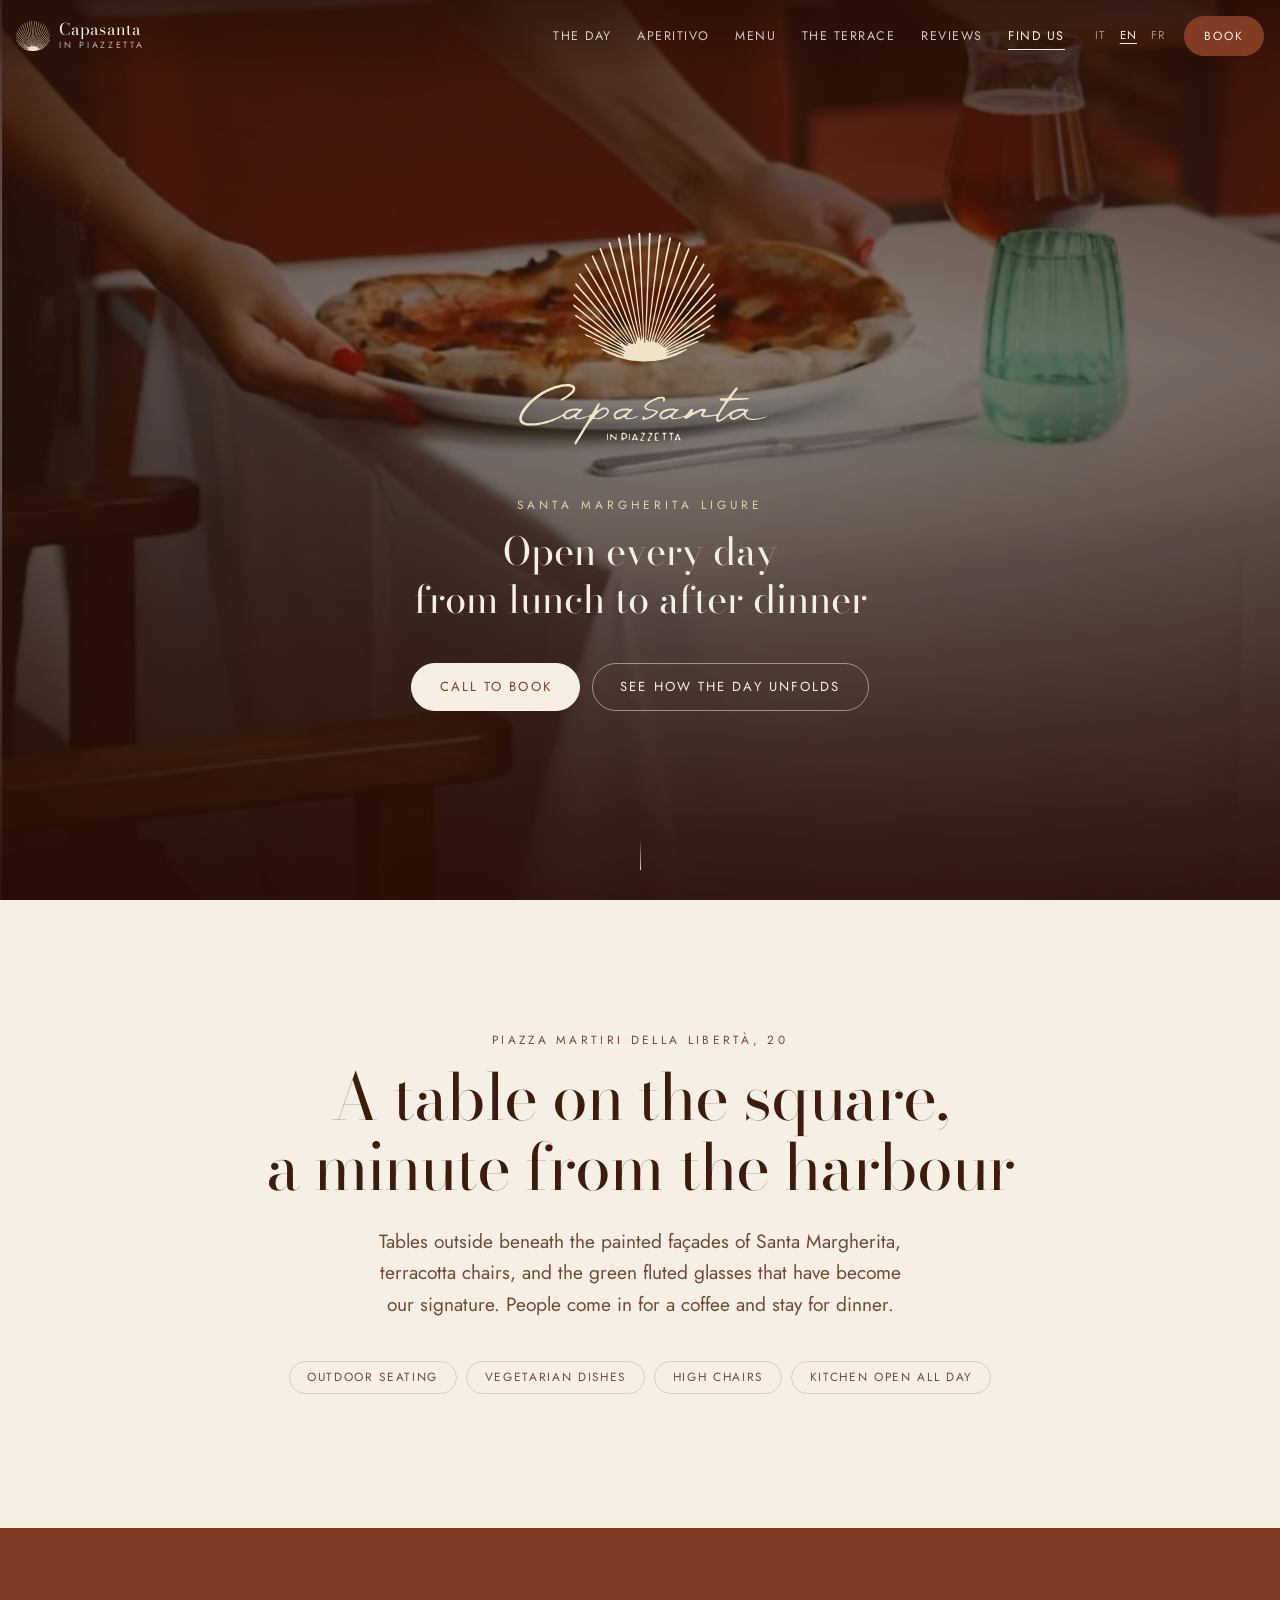
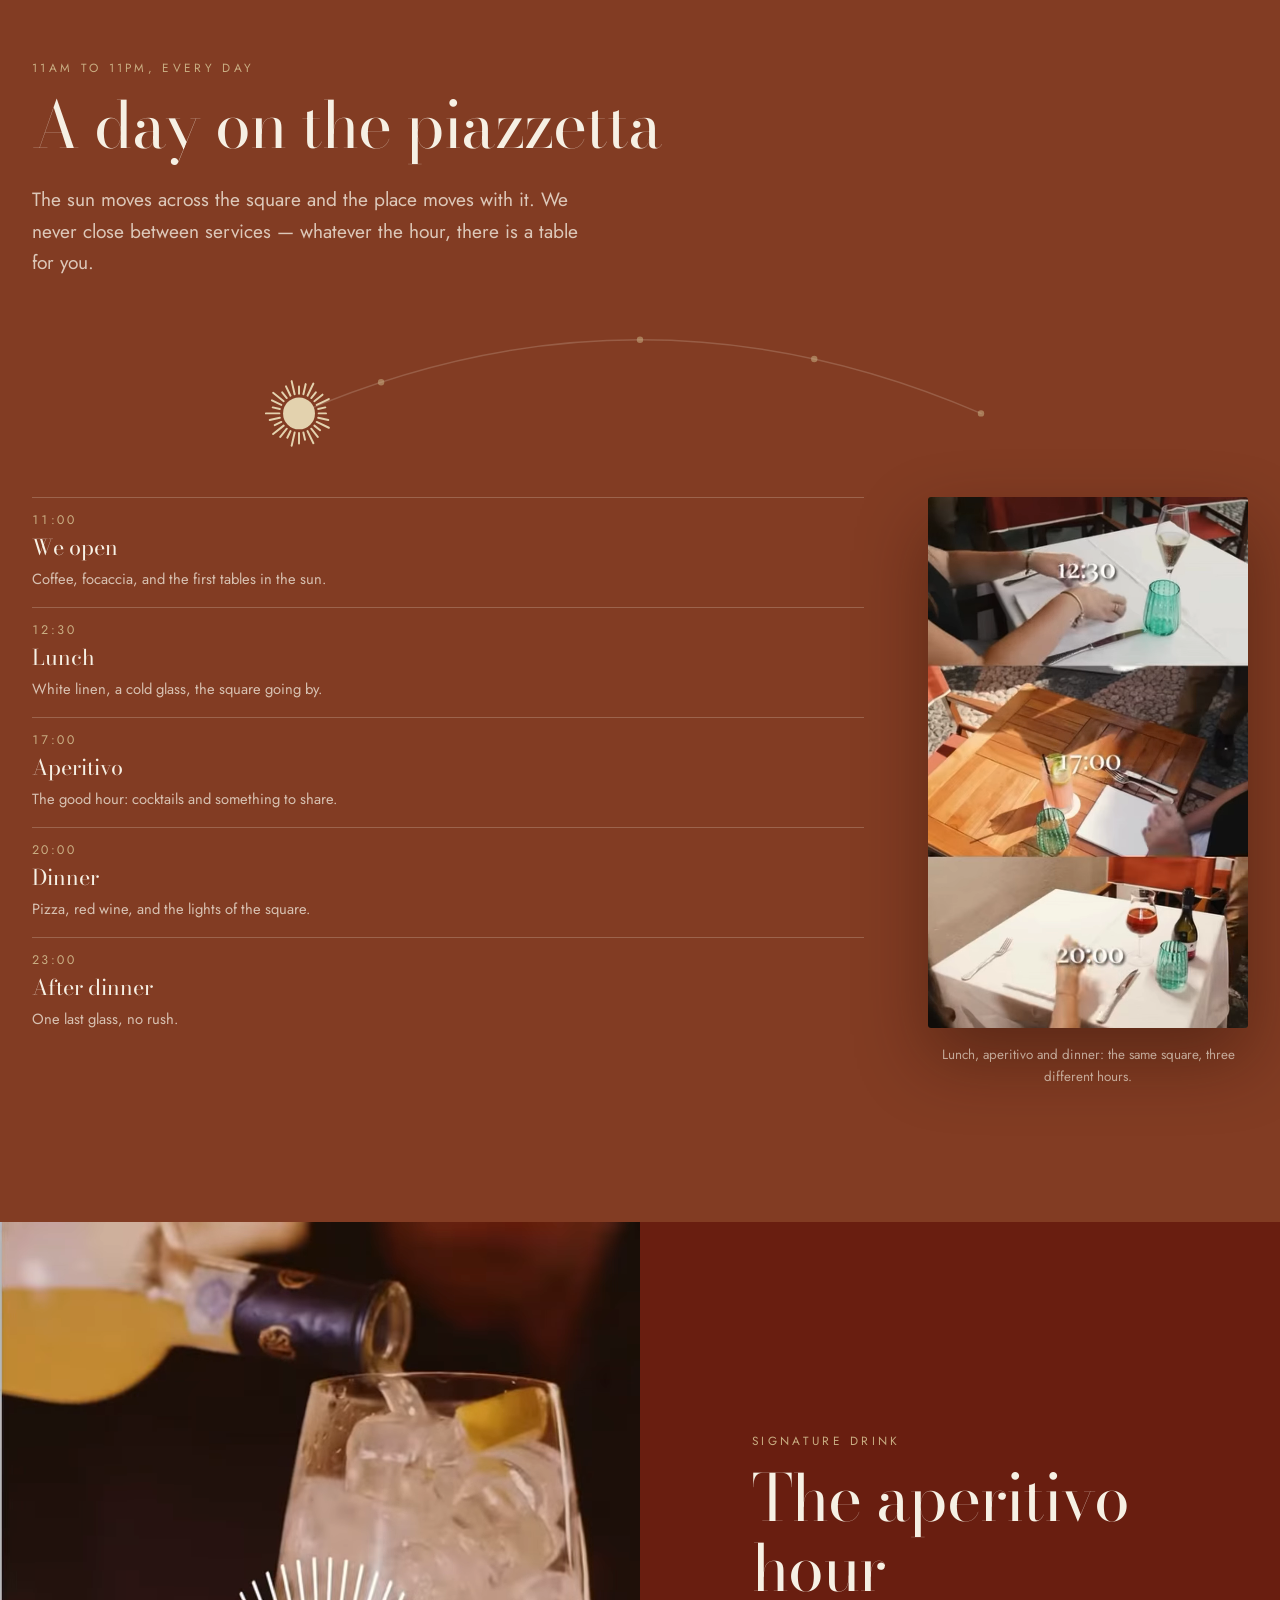
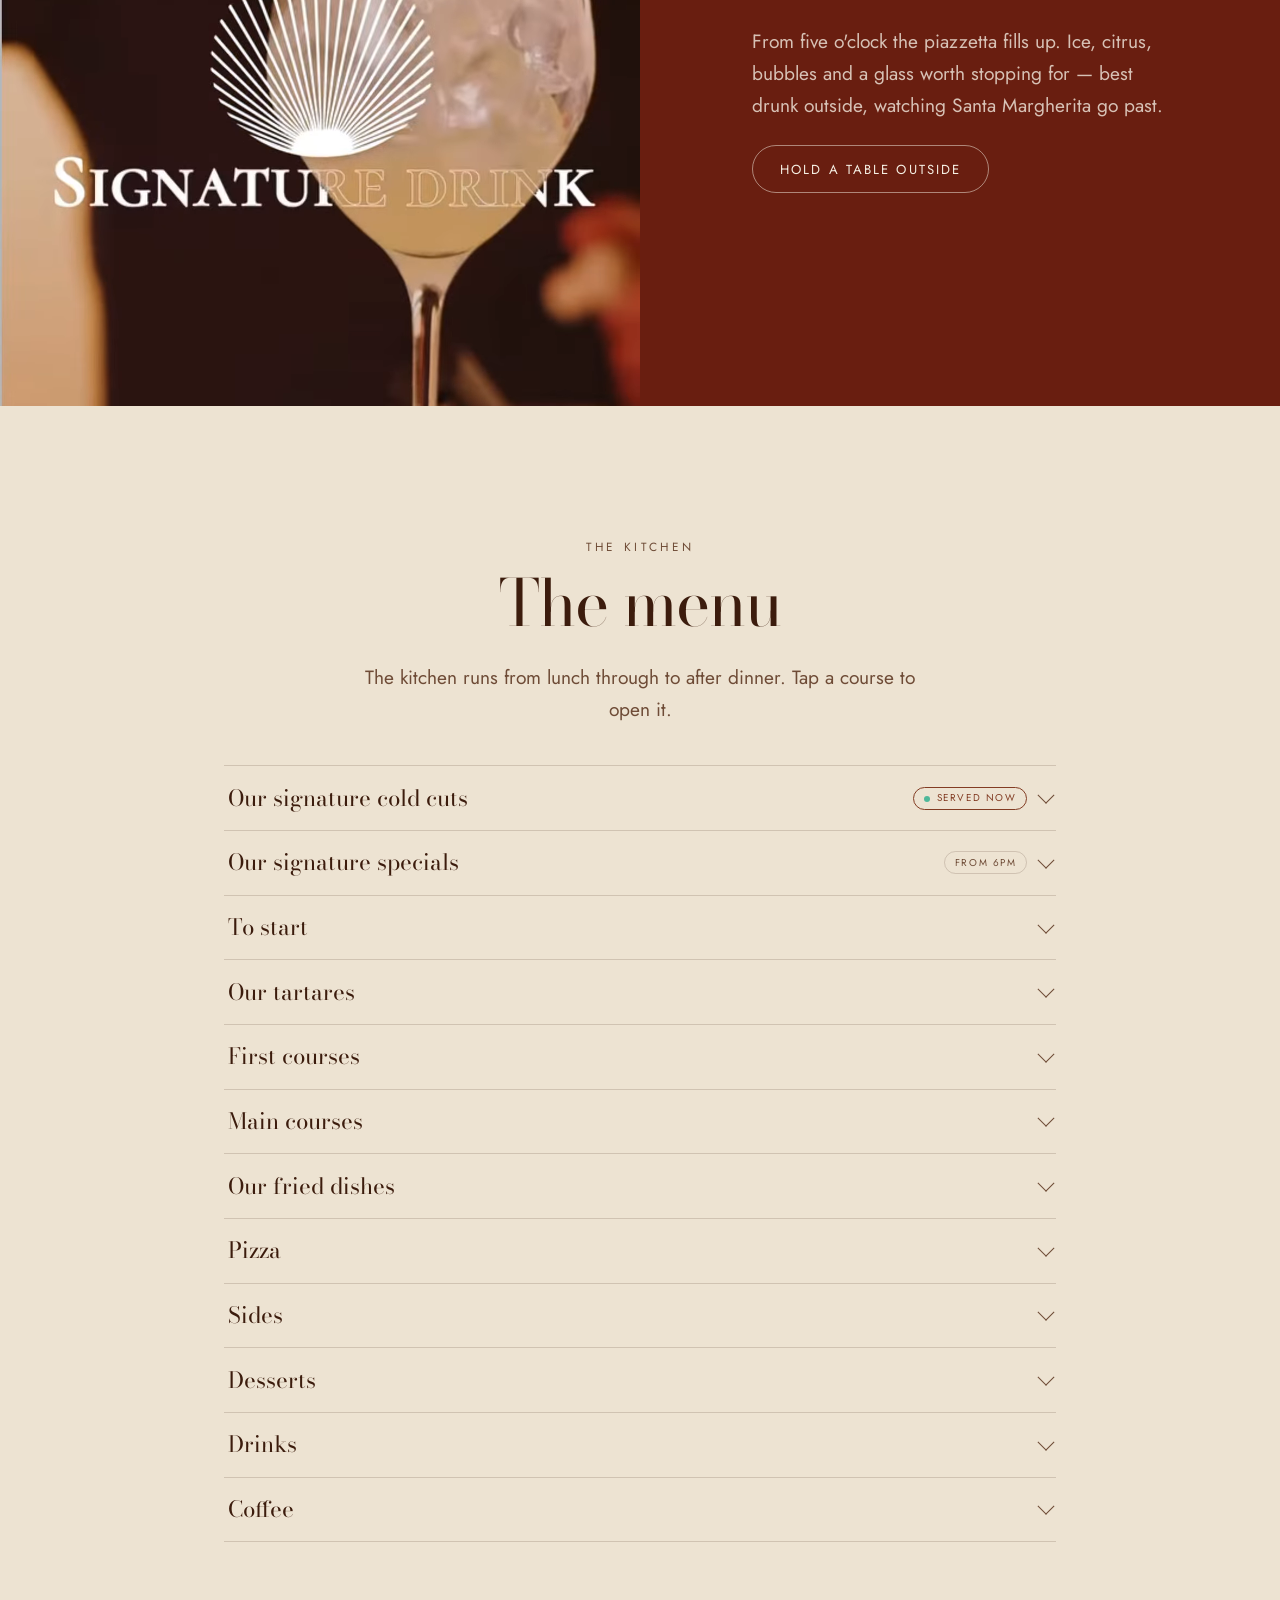
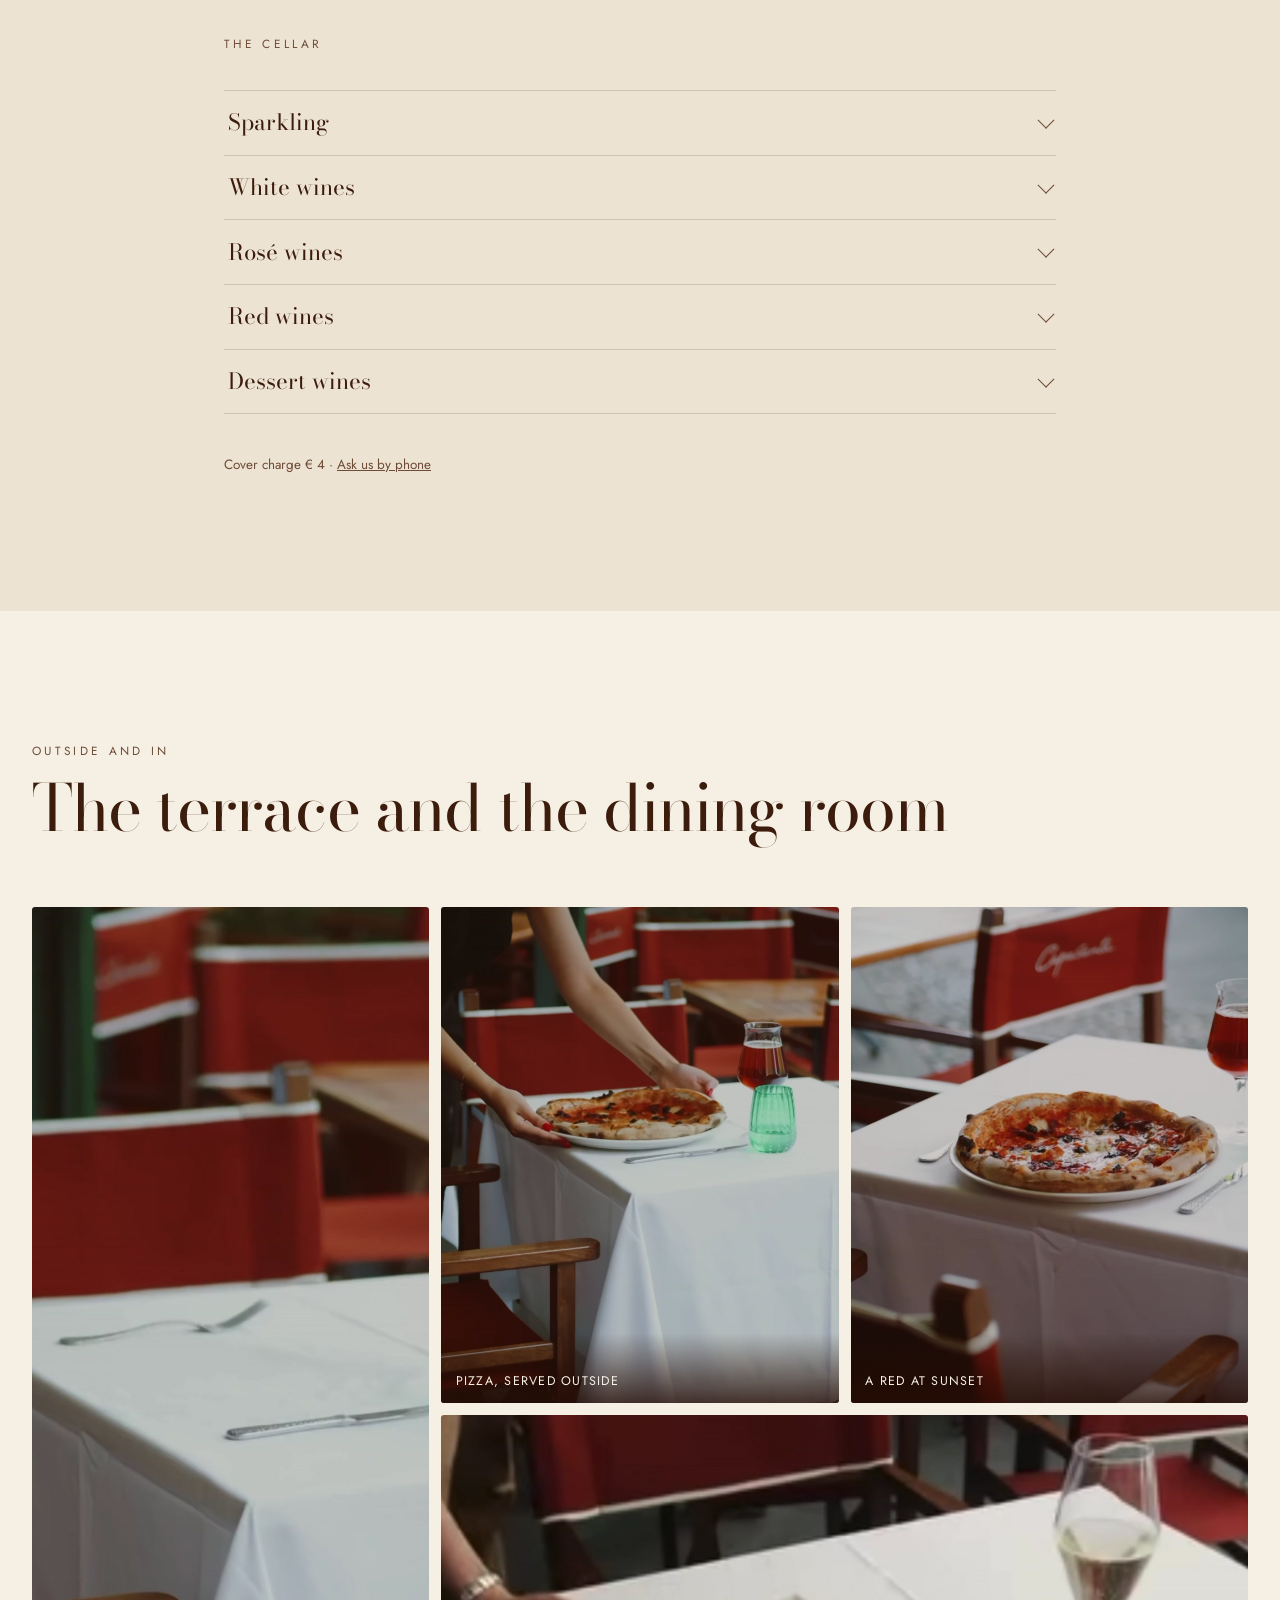
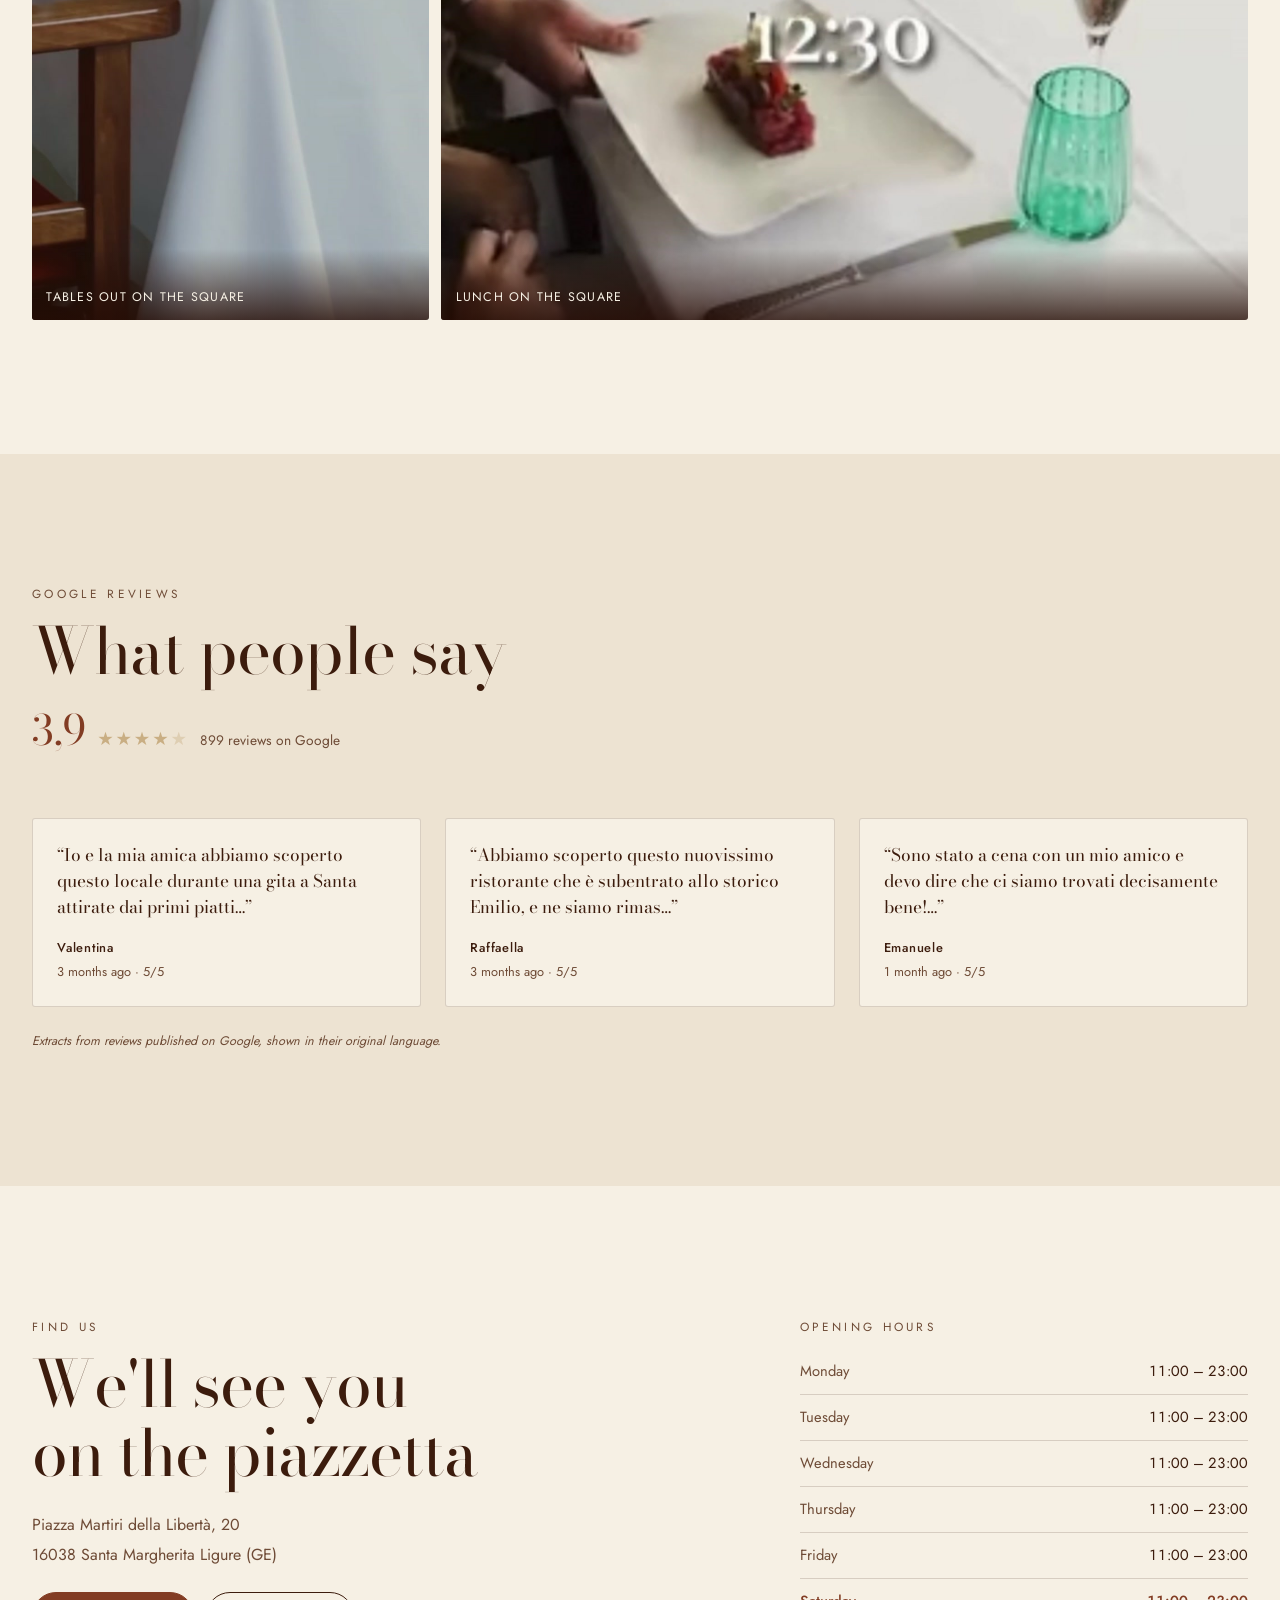
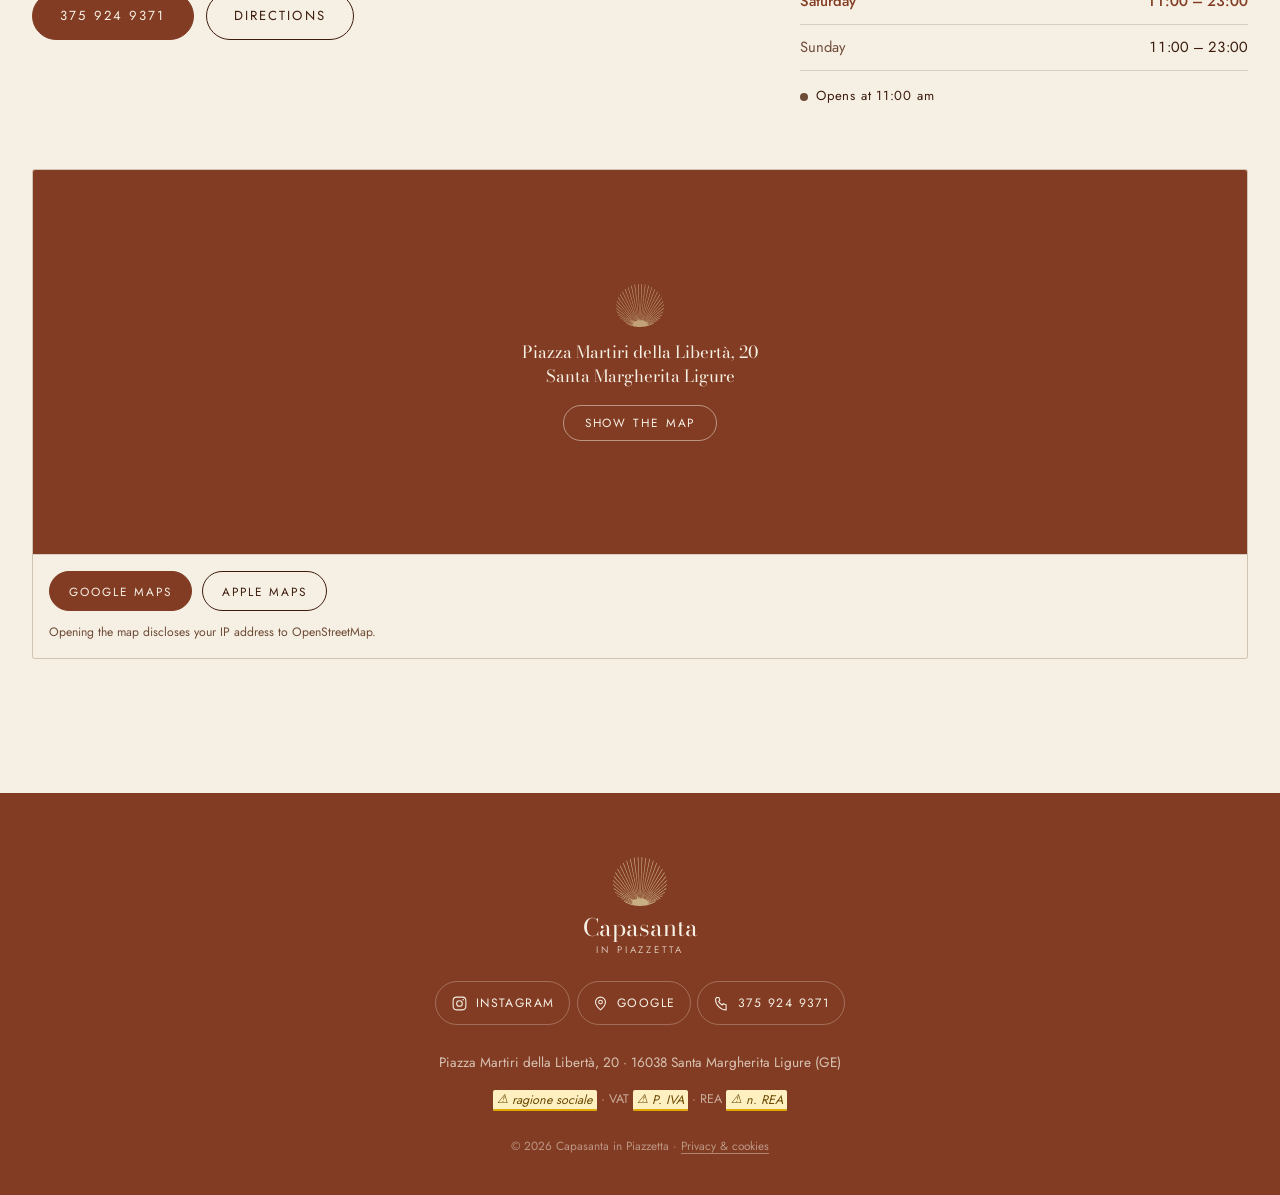
<file: index.html>
<!DOCTYPE html>
<html lang="it">
<head>
<meta charset="utf-8">
<meta name="viewport" content="width=device-width, initial-scale=1, viewport-fit=cover">
<title>Capasanta in Piazzetta — Ristorante a Santa Margherita Ligure</title>
<meta name="description" content="Capasanta in Piazzetta: ristorante in Piazza Martiri della Libertà a Santa Margherita Ligure. Aperto tutti i giorni dal pranzo al dopo cena, tavoli all'aperto sulla piazzetta.">
<meta name="theme-color" content="#823C23">
<!-- Quando il dominio definitivo sarà attivo, rimettere qui il canonical:
     <link rel="canonical" href="https://iltuodominio.it/">
     Meglio nessun canonical che uno che punta a un indirizzo inesistente:
     in quel caso Google non indicizza la pagina che sta leggendo. -->
<link rel="icon" href="assets/img/favicon.svg" type="image/svg+xml">
<link rel="apple-touch-icon" href="assets/img/favicon.svg">

<meta property="og:type" content="restaurant">
<meta property="og:title" content="Capasanta in Piazzetta — Santa Margherita Ligure">
<meta property="og:description" content="Aperto tutti i giorni dal pranzo al dopo cena, sulla piazzetta di Santa Margherita Ligure.">
<meta property="og:image" content="assets/img/gallery/pizza.jpg">
<meta property="og:locale" content="it_IT">

<!-- Niente <link rel="preload"> per i font: richiede l'attributo crossorigin,
     che su file:// fa fallire la richiesta e sporca la console quando il sito
     si apre con un doppio click. I font sono sulla stessa origine e il
     foglio di stile è già qui in testa, quindi si perde solo un round-trip. -->
<link rel="stylesheet" href="assets/fonts/fonts.css">
<link rel="stylesheet" href="assets/css/style.css">

<script type="application/ld+json">
{
  "@context": "https://schema.org",
  "@type": "Restaurant",
  "name": "Capasanta in Piazzetta",
  "image": "assets/img/gallery/pizza.jpg",
  "address": {
    "@type": "PostalAddress",
    "streetAddress": "Piazza Martiri della Libertà, 20",
    "addressLocality": "Santa Margherita Ligure",
    "addressRegion": "GE",
    "postalCode": "16038",
    "addressCountry": "IT"
  },
  "telephone": "+39 375 924 9371",
  "servesCuisine": "Italiana, Ligure",
  "priceRange": "€€",
  "openingHours": "Mo-Su 11:00-23:00",
  "aggregateRating": {
    "@type": "AggregateRating",
    "ratingValue": "3.9",
    "reviewCount": "899",
    "bestRating": "5"
  }
}
</script>
</head>
<body>
<a class="skip" href="#main" data-i18n="skip">Vai al contenuto</a>

<header class="nav" id="nav">
  <div class="nav__in">
    <a class="nav__brand" href="#top" aria-label="Capasanta in Piazzetta">
      <img class="nav__mark" src="assets/img/mark-cream.svg" alt="" width="421" height="379" decoding="async">
      <span class="nav__name">Capasanta<em data-i18n="brandSub">in Piazzetta</em></span>
    </a>

    <nav class="nav__links" aria-label="Principale">
      <a href="#giornata" data-i18n="navDay">La giornata</a>
      <a href="#aperitivo" data-i18n="navDrink">Aperitivo</a>
      <a href="#menu" data-i18n="navMenu">Menu</a>
      <a href="#luoghi" data-i18n="navPlaces">La terrazza</a>
      <a href="#recensioni" data-i18n="navReviews">Recensioni</a>
      <a href="#info" data-i18n="navInfo">Dove siamo</a>
    </nav>

    <div class="nav__end">
      <div class="lang" role="group" aria-label="Lingua">
        <button type="button" data-lang="it" class="is-on">IT</button>
        <button type="button" data-lang="en">EN</button>
        <button type="button" data-lang="fr">FR</button>
      </div>
      <a class="btn btn--sm" href="tel:+393759249371" data-i18n="book">Prenota</a>
      <button class="burger" type="button" aria-expanded="false" aria-controls="nav-m" aria-label="Menu">
        <span></span><span></span>
      </button>
    </div>
  </div>

  <nav class="nav__m" id="nav-m" aria-label="Principale mobile" hidden>
    <a href="#giornata" data-i18n="navDay">La giornata</a>
    <a href="#aperitivo" data-i18n="navDrink">Aperitivo</a>
    <a href="#menu" data-i18n="navMenu">Menu</a>
    <a href="#luoghi" data-i18n="navPlaces">La terrazza</a>
    <a href="#recensioni" data-i18n="navReviews">Recensioni</a>
    <a href="#info" data-i18n="navInfo">Dove siamo</a>
    <a class="btn" href="tel:+393759249371" data-i18n="callUs">Chiama e prenota</a>
  </nav>
</header>

<main id="main">

<!-- ── Hero ───────────────────────────────────────────────── -->
<section class="hero" id="top">
  <div class="hero__media">
    <video class="hero__vid" autoplay muted loop playsinline preload="metadata"
           poster="assets/img/poster/terrazza.jpg" aria-hidden="true" tabindex="-1">
      <source src="assets/video/terrazza.webm" type="video/webm">
      <source src="assets/video/terrazza.mp4" type="video/mp4">
    </video>
    <div class="hero__wash"></div>
  </div>

  <div class="hero__body">
    <span class="hero__logoWrap">
      <img class="hero__logo" src="assets/img/logo-cream.svg" alt="Capasanta in Piazzetta" width="896" height="771" fetchpriority="high" decoding="async">
    </span>
    <p class="hero__kicker" data-i18n="heroKicker">Santa Margherita Ligure</p>
    <h1 class="hero__line" data-i18n="heroLine">Aperto tutti i giorni<br>dal pranzo al dopo cena</h1>
    <div class="hero__cta">
      <a class="btn" href="tel:+393759249371" data-i18n="callUs">Chiama e prenota</a>
      <a class="btn btn--ghost" href="#giornata" data-i18n="heroSecond">Scopri la giornata</a>
    </div>
  </div>

  <a class="hero__cue" href="#piazzetta" aria-label="Scorri">
    <span class="hero__cueline"></span>
  </a>
</section>

<!-- ── La piazzetta ───────────────────────────────────────── -->
<section class="sec sec--intro" id="piazzetta">
  <div class="wrap wrap--slim">
    <p class="eyebrow reveal" data-i18n="introEyebrow">Piazza Martiri della Libertà, 20</p>
    <h2 class="h-lg reveal" data-i18n="introTitle">Una tavola sulla piazzetta,<br>a due passi dal porto</h2>
    <p class="lede reveal" data-i18n="introLede">Tavoli all'aperto sotto le facciate dipinte di Santa Margherita, sedie color terracotta e i bicchieri di vetro verde che sono diventati la nostra firma. Si entra per un caffè e si resta per cena.</p>
    <ul class="tags reveal">
      <li data-i18n="tagOutdoor">Tavoli all'aperto</li>
      <li data-i18n="tagVeg">Piatti vegetariani</li>
      <li data-i18n="tagKids">Seggioloni per bambini</li>
      <li data-i18n="tagNonstop">Cucina no-stop</li>
    </ul>
  </div>
</section>

<!-- ── La giornata (signature) ────────────────────────────── -->
<section class="sec sec--day" id="giornata">
  <div class="wrap">
    <header class="secHead">
      <p class="eyebrow reveal" data-i18n="dayEyebrow">Dalle 11 alle 23, ogni giorno</p>
      <h2 class="h-lg reveal" data-i18n="dayTitle">La giornata in piazzetta</h2>
      <p class="lede reveal" data-i18n="dayLede">Il sole gira sulla piazza e il locale cambia con lui. Non chiudiamo mai tra un servizio e l'altro: a qualsiasi ora, c'è un tavolo per voi.</p>
    </header>

    <div class="day">
      <!-- sun arc: the shell mark's rays become the hours of the day -->
      <div class="day__arc" aria-hidden="true">
        <svg viewBox="0 26 600 106" class="day__svg">
          <path class="day__track" id="dayPath" d="M22,116 Q300,-4 578,116"/>
          <path class="day__prog" d="M22,116 Q300,-4 578,116"/>
          <g class="day__ticks"></g>
          <g class="day__sun">
            <circle r="13" class="day__sunCore"/>
            <g class="day__rays"></g>
          </g>
        </svg>
      </div>

      <ol class="day__list">
        <li class="day__item reveal">
          <span class="day__t">11:00</span>
          <h3 data-i18n="d1t">Si apre</h3>
          <p data-i18n="d1p">Caffè, focaccia e i primi tavoli al sole.</p>
        </li>
        <li class="day__item reveal">
          <span class="day__t">12:30</span>
          <h3 data-i18n="d2t">Pranzo</h3>
          <p data-i18n="d2p">Tovaglia bianca, un calice fresco, la piazza che passa.</p>
        </li>
        <li class="day__item reveal">
          <span class="day__t">17:00</span>
          <h3 data-i18n="d3t">Aperitivo</h3>
          <p data-i18n="d3p">L'ora buona: cocktail e qualcosa da spartire.</p>
        </li>
        <li class="day__item reveal">
          <span class="day__t">20:00</span>
          <h3 data-i18n="d4t">Cena</h3>
          <p data-i18n="d4p">Pizza, vino rosso e le luci della piazzetta.</p>
        </li>
        <li class="day__item reveal">
          <span class="day__t">23:00</span>
          <h3 data-i18n="d5t">Dopo cena</h3>
          <p data-i18n="d5p">L'ultimo bicchiere, senza fretta.</p>
        </li>
      </ol>

      <figure class="day__reel reveal">
        <video autoplay muted loop playsinline preload="none"
               poster="assets/img/poster/giornata.jpg" aria-describedby="reelcap">
          <source src="assets/video/giornata.webm" type="video/webm">
          <source src="assets/video/giornata.mp4" type="video/mp4">
        </video>
        <figcaption id="reelcap" data-i18n="reelCap">Pranzo, aperitivo e cena: la stessa piazza, tre ore diverse.</figcaption>
      </figure>
    </div>
  </div>
</section>

<!-- ── Signature drink ────────────────────────────────────── -->
<section class="sec sec--drink" id="aperitivo">
  <div class="split">
    <figure class="split__media reveal">
      <video autoplay muted loop playsinline preload="none" poster="assets/img/poster/signature.jpg" aria-hidden="true" tabindex="-1">
        <source src="assets/video/signature.webm" type="video/webm">
        <source src="assets/video/signature.mp4" type="video/mp4">
      </video>
    </figure>
    <div class="split__body">
      <p class="eyebrow reveal" data-i18n="drinkEyebrow">Signature drink</p>
      <h2 class="h-lg reveal" data-i18n="drinkTitle">L'ora dell'aperitivo</h2>
      <p class="lede reveal" data-i18n="drinkLede">Dalle cinque in poi la piazzetta si riempie. Ghiaccio, agrumi, bollicine e un bicchiere che vale la sosta — da bere seduti fuori, guardando passare Santa Margherita.</p>
      <a class="btn btn--ghost reveal" href="tel:+393759249371" data-i18n="drinkCta">Tieni un tavolo fuori</a>
    </div>
  </div>
</section>

<!-- ── Menu (awaiting the real dishes) ────────────────────── -->
<section class="sec sec--menu" id="menu">
  <div class="wrap wrap--slim">
    <p class="eyebrow reveal" data-i18n="menuEyebrow">La cucina</p>
    <h2 class="h-lg reveal" data-i18n="menuTitle">Il menu</h2>
    <p class="lede reveal" data-i18n="menuLede">Cucina aperta dal pranzo al dopo cena. Toccate una portata per aprirla.</p>
  </div>

  <div class="wrap">
    <div class="menu" id="menuCucina"></div>

    <h3 class="menu__fam reveal" data-i18n="menuCellar">La cantina</h3>
    <div class="menu" id="menuCantina"></div>

    <p class="menu__foot reveal">
      <span data-i18n="coperto">Coperto</span> € 4 ·
      <a href="tel:+393759249371" data-i18n="menuCall">Chiedi al telefono</a>
    </p>

    <noscript>
      <p class="menu__foot" data-i18n="menuNoJs">Per consultare il menu completo chiamateci allo 375 924 9371.</p>
    </noscript>
  </div>
</section>

<!-- ── La terrazza / gallery ──────────────────────────────── -->
<section class="sec sec--places" id="luoghi">
  <div class="wrap">
    <header class="secHead">
      <p class="eyebrow reveal" data-i18n="placesEyebrow">Fuori e dentro</p>
      <h2 class="h-lg reveal" data-i18n="placesTitle">La terrazza e la sala</h2>
    </header>
    <div class="grid">
      <figure class="grid__i grid__i--tall reveal">
        <img src="assets/img/gallery/tavola.jpg" alt="" width="1478" height="1800" loading="lazy" decoding="async">
        <figcaption data-i18n="g1">Tavoli all'aperto sulla piazzetta</figcaption>
      </figure>
      <figure class="grid__i reveal">
        <img src="assets/img/gallery/pizza.jpg" alt="" width="1478" height="1800" loading="lazy" decoding="async">
        <figcaption data-i18n="g2">La pizza, servita fuori</figcaption>
      </figure>
      <figure class="grid__i reveal">
        <img src="assets/img/gallery/vino.jpg" alt="" width="1478" height="1800" loading="lazy" decoding="async">
        <figcaption data-i18n="g3">Un rosso al tramonto</figcaption>
      </figure>
      <figure class="grid__i grid__i--wide reveal">
        <img src="assets/img/gallery/pranzo.jpg" alt="" width="2158" height="1100" loading="lazy" decoding="async">
        <figcaption data-i18n="g4">Il pranzo, sulla piazza</figcaption>
      </figure>
    </div>
  </div>
</section>

<!-- ── Recensioni ─────────────────────────────────────────── -->
<section class="sec sec--rev" id="recensioni">
  <div class="wrap">
    <header class="secHead">
      <p class="eyebrow reveal" data-i18n="revEyebrow">Recensioni Google</p>
      <h2 class="h-lg reveal" data-i18n="revTitle">Cosa dicono in piazzetta</h2>
      <p class="rating reveal">
        <span class="rating__n">3,9</span>
        <span class="rating__stars" aria-hidden="true">★★★★<span class="rating__half">★</span></span>
        <span class="rating__c"><span data-i18n="revCount">899 recensioni su Google</span></span>
      </p>
    </header>

    <div class="revs">
      <figure class="rev reveal">
        <blockquote lang="it">Io e la mia amica abbiamo scoperto questo locale durante una gita a Santa attirate dai primi piatti…</blockquote>
        <figcaption><strong>Valentina</strong><span data-i18n="rev1m">3 mesi fa · 5/5</span></figcaption>
      </figure>
      <figure class="rev reveal">
        <blockquote lang="it">Abbiamo scoperto questo nuovissimo ristorante che è subentrato allo storico Emilio, e ne siamo rimas…</blockquote>
        <figcaption><strong>Raffaella</strong><span data-i18n="rev2m">3 mesi fa · 5/5</span></figcaption>
      </figure>
      <figure class="rev reveal">
        <blockquote lang="it">Sono stato a cena con un mio amico e devo dire che ci siamo trovati decisamente bene!…</blockquote>
        <figcaption><strong>Emanuele</strong><span data-i18n="rev3m">1 mese fa · 5/5</span></figcaption>
      </figure>
    </div>
    <p class="revs__note reveal" data-i18n="revNote">Estratti dalle recensioni pubblicate su Google, riportati in lingua originale.</p>
  </div>
</section>

<!-- ── Info ───────────────────────────────────────────────── -->
<section class="sec sec--info" id="info">
  <div class="wrap info">
    <div class="info__col">
      <p class="eyebrow reveal" data-i18n="infoEyebrow">Dove siamo</p>
      <h2 class="h-lg reveal" data-i18n="infoTitle">Vi aspettiamo<br>in piazzetta</h2>
      <address class="info__addr reveal">
        <span>Piazza Martiri della Libertà, 20</span>
        <span>16038 Santa Margherita Ligure (GE)</span>
      </address>
      <div class="info__acts reveal">
        <a class="btn" href="tel:+393759249371">375 924 9371</a>
        <a class="btn btn--ghost" href="https://www.google.com/maps/search/?api=1&query=Piazza+Martiri+della+Libert%C3%A0+20+16038+Santa+Margherita+Ligure" target="_blank" rel="noopener" data-i18n="directions">Indicazioni</a>
      </div>
    </div>

    <div class="info__col info__col--hrs">
      <h3 class="info__h reveal" data-i18n="hoursTitle">Orari</h3>
      <table class="hrs reveal">
        <tbody>
          <tr><th scope="row" data-i18n="dMon">Lunedì</th><td>11:00 – 23:00</td></tr>
          <tr><th scope="row" data-i18n="dTue">Martedì</th><td>11:00 – 23:00</td></tr>
          <tr><th scope="row" data-i18n="dWed">Mercoledì</th><td>11:00 – 23:00</td></tr>
          <tr><th scope="row" data-i18n="dThu">Giovedì</th><td>11:00 – 23:00</td></tr>
          <tr><th scope="row" data-i18n="dFri">Venerdì</th><td>11:00 – 23:00</td></tr>
          <tr><th scope="row" data-i18n="dSat">Sabato</th><td>11:00 – 23:00</td></tr>
          <tr><th scope="row" data-i18n="dSun">Domenica</th><td>11:00 – 23:00</td></tr>
        </tbody>
      </table>
      <p class="hrs__now reveal" data-open-status aria-live="polite"></p>
    </div>
  </div>

  <div class="wrap">
    <figure class="map reveal">
      <!-- La mappa si carica al click: niente richieste a OpenStreetMap finché
           il visitatore non la chiede, e nessun riquadro vuoto se la rete
           dovesse fallire. -->
      <button class="map__load" type="button" data-map
        data-src="https://www.openstreetmap.org/export/embed.html?bbox=9.2092%2C44.3317%2C9.2172%2C44.3357&amp;layer=mapnik&amp;marker=44.3337291%2C9.2132254">
        <img src="assets/img/mark-gold.svg" alt="" width="421" height="379" loading="lazy" decoding="async">
        <span class="map__addr">Piazza Martiri della Libertà, 20<br>Santa Margherita Ligure</span>
        <span class="map__cta" data-i18n="showMap">Mostra la mappa</span>
      </button>
      <figcaption>
        <a class="btn btn--sm" target="_blank" rel="noopener"
           href="https://www.google.com/maps/search/?api=1&amp;query=Capasanta+in+Piazzetta%2C+Piazza+Martiri+della+Libert%C3%A0+20%2C+Santa+Margherita+Ligure">Google Maps</a>
        <a class="btn btn--sm btn--ghost" target="_blank" rel="noopener"
           href="https://maps.apple.com/?q=Capasanta+in+Piazzetta&amp;ll=44.3337291,9.2132254">Apple Maps</a>
        <span class="map__privacy" data-i18n="mapPrivacy">Aprendo la mappa il tuo indirizzo IP viene comunicato a OpenStreetMap.</span>
      </figcaption>
    </figure>
  </div>
</section>

</main>

<footer class="foot">
  <div class="wrap foot__in">
    <img class="foot__mark" src="assets/img/mark-gold.svg" alt="" width="421" height="379" loading="lazy" decoding="async">
    <p class="foot__name">Capasanta <em data-i18n="brandSub">in Piazzetta</em></p>
    <ul class="social">
      <li><a href="https://www.instagram.com/capasanta.ristorante/" target="_blank" rel="noopener" aria-label="Instagram">
        <svg viewBox="0 0 24 24" aria-hidden="true" fill="none" stroke="currentColor" stroke-width="1.5">
          <rect x="3" y="3" width="18" height="18" rx="5"/><circle cx="12" cy="12" r="4"/><circle cx="17.2" cy="6.8" r="1.1" fill="currentColor" stroke="none"/>
        </svg><span>Instagram</span></a></li>
      <li><a href="https://www.google.com/maps/search/?api=1&amp;query=Capasanta+in+Piazzetta+Santa+Margherita+Ligure" target="_blank" rel="noopener" aria-label="Google">
        <svg viewBox="0 0 24 24" aria-hidden="true" fill="none" stroke="currentColor" stroke-width="1.5">
          <path d="M12 21s7-5.6 7-11a7 7 0 1 0-14 0c0 5.4 7 11 7 11Z"/><circle cx="12" cy="10" r="2.6"/>
        </svg><span>Google</span></a></li>
      <li><a href="tel:+393759249371" aria-label="Telefono">
        <svg viewBox="0 0 24 24" aria-hidden="true" fill="none" stroke="currentColor" stroke-width="1.5" stroke-linecap="round">
          <path d="M5 3.5h3.2l1.6 4-2 1.4a12 12 0 0 0 5.3 5.3l1.4-2 4 1.6V21c-8 0-15-7-15-15Z"/>
        </svg><span>375 924 9371</span></a></li>
    </ul>
    <p class="foot__meta">Piazza Martiri della Libertà, 20 · 16038 Santa Margherita Ligure (GE)</p>
    <!-- Dati identificativi richiesti dall'art. 7 del D.lgs. 70/2003 a chi
         offre un servizio online: denominazione, sede, P. IVA e numero REA. -->
    <p class="foot__legal">
      <span class="todo">ragione sociale</span> ·
      <span data-i18n="vatLabel">P. IVA</span> <span class="todo">P. IVA</span> ·
      <span data-i18n="reaLabel">REA</span> <span class="todo">n. REA</span>
    </p>
    <p class="foot__small">© <span data-year></span> Capasanta in Piazzetta ·
      <a href="privacy.html" data-i18n="privacyLink">Privacy e cookie</a></p>
  </div>
</footer>

<script src="assets/js/i18n.js"></script>
<script src="assets/js/menu.js"></script>
<script src="assets/js/main.js"></script>
</body>
</html>
</file>
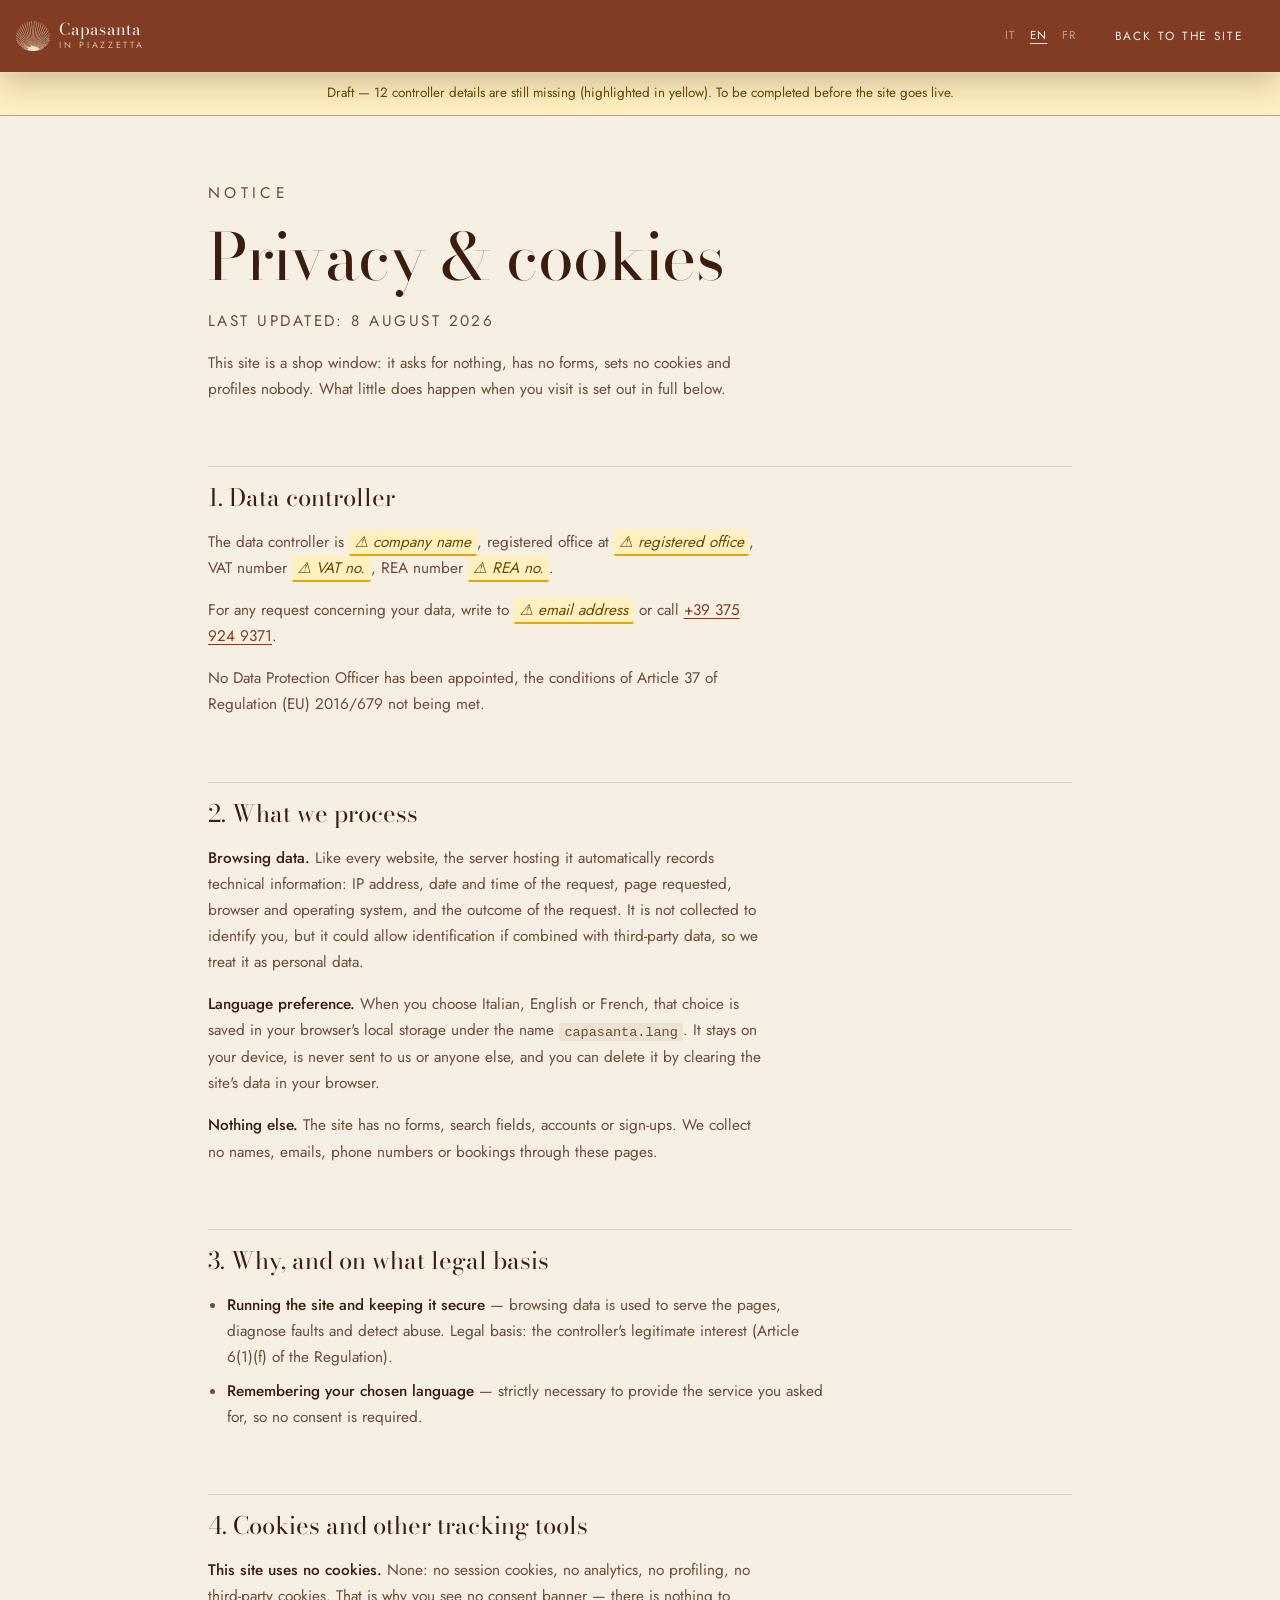
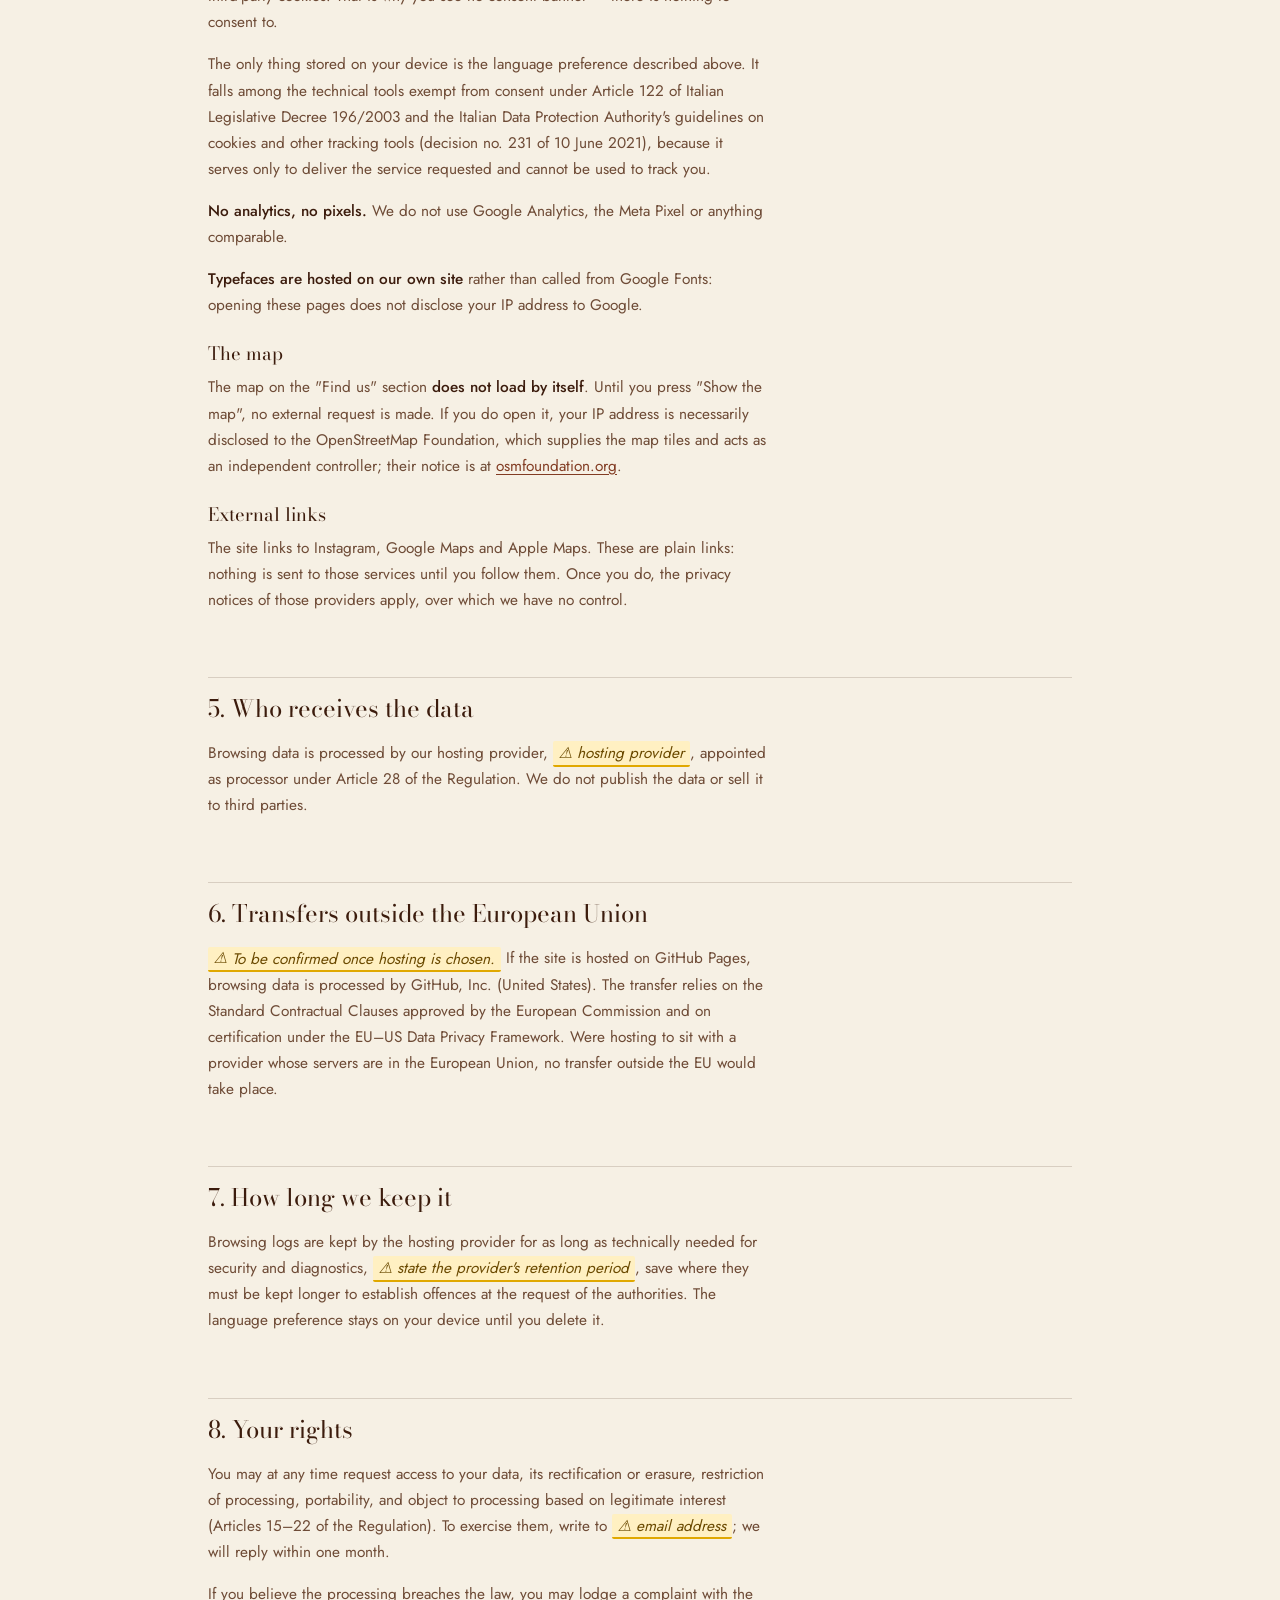
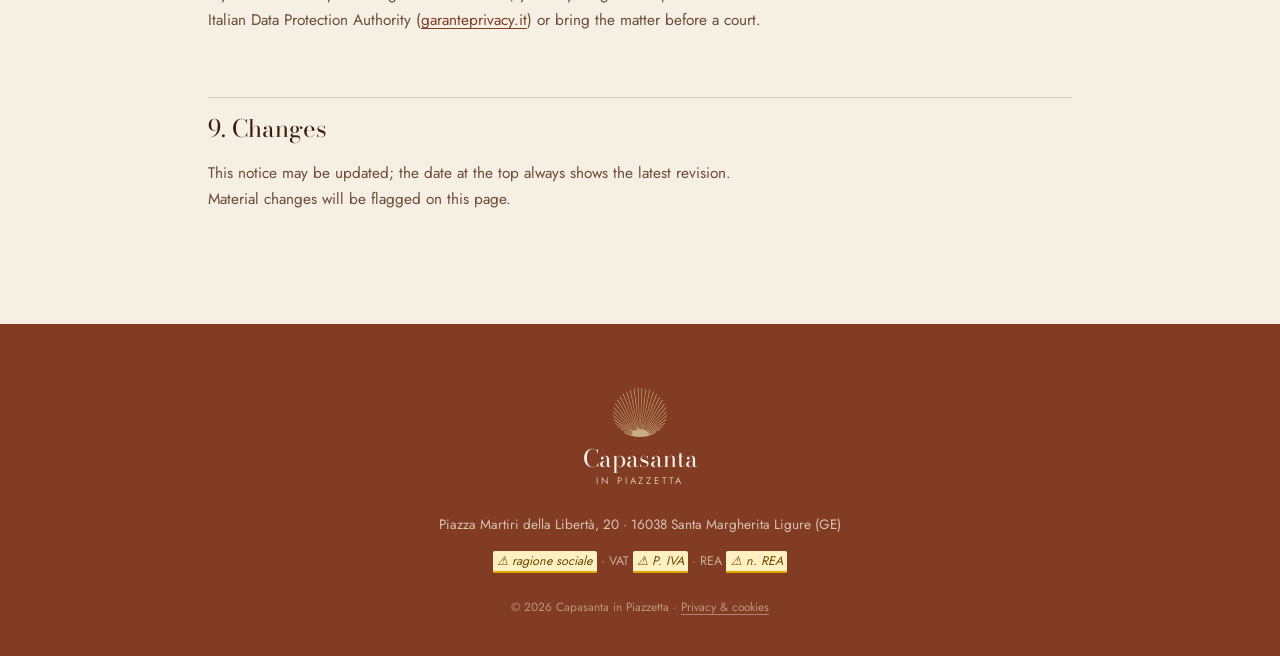
<file: privacy.html>
<!DOCTYPE html>
<html lang="it">
<head>
<meta charset="utf-8">
<meta name="viewport" content="width=device-width, initial-scale=1, viewport-fit=cover">
<title>Privacy e cookie — Capasanta in Piazzetta</title>
<meta name="description" content="Informativa privacy e cookie di Capasanta in Piazzetta, Santa Margherita Ligure.">
<meta name="theme-color" content="#823C23">
<meta name="robots" content="index, follow">
<link rel="icon" href="assets/img/favicon.svg" type="image/svg+xml">
<!-- Niente <link rel="preload"> per i font: richiede l'attributo crossorigin,
     che su file:// fa fallire la richiesta e sporca la console quando il sito
     si apre con un doppio click. I font sono sulla stessa origine e il
     foglio di stile è già qui in testa, quindi si perde solo un round-trip. -->
<link rel="stylesheet" href="assets/fonts/fonts.css">
<link rel="stylesheet" href="assets/css/style.css">
</head>
<body>
<a class="skip" href="#main" data-i18n="skip">Vai al contenuto</a>

<header class="nav is-stuck">
  <div class="nav__in">
    <a class="nav__brand" href="index.html" aria-label="Capasanta in Piazzetta">
      <img class="nav__mark" src="assets/img/mark-cream.svg" alt="" width="421" height="379" decoding="async">
      <span class="nav__name">Capasanta<em data-i18n="brandSub">in Piazzetta</em></span>
    </a>
    <div class="nav__end">
      <div class="lang" role="group" aria-label="Lingua">
        <button type="button" data-lang="it" class="is-on">IT</button>
        <button type="button" data-lang="en">EN</button>
        <button type="button" data-lang="fr">FR</button>
      </div>
      <a class="btn btn--sm" href="index.html" data-i18n="backToSite">Torna al sito</a>
    </div>
  </div>
</header>

<!-- Avviso di bozza: compare da solo finché restano segnaposto .todo nella
     pagina, e sparisce appena vengono sostituiti con i dati veri. -->
<div class="draftbar" data-draftbar hidden></div>

<main id="main" class="legal">
<div class="wrap wrap--slim">

  <p class="eyebrow" data-i18n="legalEyebrow">Informativa</p>
  <h1 class="h-lg" data-i18n="legalTitle">Privacy e cookie</h1>

  <!-- ══════════════════════ ITALIANO ══════════════════════ -->
  <article data-lang-block="it">
    <p class="legal__upd">Ultimo aggiornamento: 8 agosto 2026</p>

    <p class="lede">Questo sito è una vetrina: non chiede dati, non ha moduli, non usa
    cookie e non profila nessuno. Qui sotto trovate comunque, per esteso, il poco che
    accade quando lo visitate.</p>

    <h2>1. Titolare del trattamento</h2>
    <p>Il titolare del trattamento è <span class="todo">ragione sociale</span>, con sede
    in <span class="todo">sede legale</span>, partita IVA <span class="todo">P. IVA</span>,
    numero REA <span class="todo">n. REA</span>.</p>
    <p>Per qualsiasi richiesta relativa ai vostri dati potete scrivere a
    <span class="todo">indirizzo email</span> o telefonare al
    <a href="tel:+393759249371">375 924 9371</a>.</p>
    <p>Non è stato nominato un Responsabile della protezione dei dati (DPO), non
    ricorrendone i presupposti dell'art. 37 del Regolamento (UE) 2016/679.</p>

    <h2>2. Quali dati trattiamo</h2>
    <p><strong>Dati di navigazione.</strong> Come ogni sito web, il server che lo ospita
    registra automaticamente alcune informazioni tecniche: indirizzo IP, data e ora della
    richiesta, pagina richiesta, tipo di browser e sistema operativo, esito della
    richiesta. Non sono raccolti per identificarvi, ma potrebbero permetterlo se incrociati
    con dati di terzi: per questo li trattiamo come dati personali.</p>
    <p><strong>Preferenza di lingua.</strong> Quando scegliete italiano, inglese o francese,
    la scelta viene salvata nella memoria locale del vostro browser con il nome
    <code>capasanta.lang</code>. Resta sul vostro dispositivo, non viene trasmessa a noi né
    a nessun altro, e potete cancellarla svuotando i dati del sito dal browser.</p>
    <p><strong>Nient'altro.</strong> Il sito non contiene moduli, campi di ricerca, aree
    riservate o iscrizioni. Non raccogliamo nomi, email, numeri di telefono né prenotazioni
    attraverso queste pagine.</p>

    <h2>3. Perché li trattiamo e con quale base giuridica</h2>
    <ul>
      <li><strong>Far funzionare il sito e tenerlo sicuro</strong> — i dati di navigazione
      servono a erogare le pagine, diagnosticare malfunzionamenti e accertare eventuali
      abusi. Base giuridica: legittimo interesse del titolare
      (art. 6, par. 1, lett. f del Regolamento).</li>
      <li><strong>Ricordare la lingua scelta</strong> — è strettamente necessario a fornire
      il servizio che avete richiesto, quindi non richiede consenso.</li>
    </ul>

    <h2>4. Cookie e altri strumenti di tracciamento</h2>
    <p><strong>Questo sito non utilizza cookie.</strong> Non ci sono cookie tecnici di
    sessione, né analitici, né di profilazione, né di terze parti. Per questo non trovate
    alcun banner di consenso: non c'è nulla da consentire.</p>
    <p>L'unico dato salvato sul vostro dispositivo è la preferenza di lingua descritta
    sopra. Rientra fra gli strumenti tecnici esenti da consenso ai sensi dell'art. 122 del
    D.lgs. 196/2003 e delle Linee guida del Garante per la protezione dei dati personali in
    materia di cookie e altri strumenti di tracciamento (provvedimento n. 231 del 10 giugno
    2021), perché serve unicamente a erogare il servizio richiesto e non consente di
    tracciarvi.</p>
    <p><strong>Nessuna statistica, nessun pixel.</strong> Non usiamo Google Analytics,
    Meta Pixel o strumenti analoghi.</p>
    <p><strong>I caratteri tipografici sono ospitati sul nostro sito</strong> e non
    richiamati da Google Fonts: aprendo queste pagine il vostro indirizzo IP non viene
    comunicato a Google.</p>

    <h3>La mappa</h3>
    <p>La mappa nella pagina «Dove siamo» <strong>non si carica da sola</strong>. Finché non
    premete «Mostra la mappa» non parte alcuna richiesta verso l'esterno. Se la aprite, il
    vostro indirizzo IP viene necessariamente comunicato a OpenStreetMap Foundation, che
    fornisce le mappe e agisce come titolare autonomo del trattamento: la loro informativa
    è su <a href="https://osmfoundation.org/wiki/Privacy_Policy" target="_blank" rel="noopener">osmfoundation.org</a>.</p>

    <h3>I collegamenti esterni</h3>
    <p>Il sito contiene link a Instagram, Google Maps e Apple Maps. Sono semplici
    collegamenti: nulla viene inviato a quei servizi finché non li aprite. Una volta aperti,
    valgono le informative dei rispettivi titolari, sulle quali non abbiamo alcun controllo.</p>

    <h2>5. A chi vengono comunicati</h2>
    <p>I dati di navigazione sono trattati dal fornitore che ospita il sito,
    <span class="todo">fornitore di hosting</span>, nominato responsabile del trattamento
    ai sensi dell'art. 28 del Regolamento. Non diffondiamo i dati e non li cediamo a terzi
    per finalità commerciali.</p>

    <h2>6. Trasferimenti fuori dall'Unione europea</h2>
    <p><span class="todo">Da verificare in base all'hosting scelto.</span> Se il sito è
    ospitato su GitHub Pages, i dati di navigazione sono trattati da GitHub, Inc. (Stati
    Uniti). Il trasferimento avviene sulla base delle Clausole contrattuali tipo approvate
    dalla Commissione europea e dell'adesione al Data Privacy Framework UE–USA. Se
    l'hosting fosse presso un fornitore con server nell'Unione europea, nessun
    trasferimento extra-UE avrebbe luogo.</p>

    <h2>7. Per quanto tempo</h2>
    <p>I log di navigazione sono conservati dal fornitore di hosting per il tempo tecnico
    necessario a sicurezza e diagnostica, <span class="todo">indicare la durata prevista
    dal fornitore</span>, salvo doverli conservare più a lungo per accertare reati su
    richiesta dell'autorità. La preferenza di lingua resta sul vostro dispositivo finché
    non la cancellate.</p>

    <h2>8. I vostri diritti</h2>
    <p>Potete in ogni momento chiedere l'accesso ai vostri dati, la loro rettifica o
    cancellazione, la limitazione del trattamento, la portabilità, e opporvi al trattamento
    fondato sul legittimo interesse (artt. 15–22 del Regolamento). Per esercitarli scrivete
    a <span class="todo">indirizzo email</span>: risponderemo entro un mese.</p>
    <p>Se ritenete che il trattamento violi la normativa, potete proporre reclamo al
    Garante per la protezione dei dati personali
    (<a href="https://www.garanteprivacy.it" target="_blank" rel="noopener">garanteprivacy.it</a>)
    o rivolgervi all'autorità giudiziaria.</p>

    <h2>9. Modifiche</h2>
    <p>Questa informativa può essere aggiornata: la data in cima indica sempre l'ultima
    revisione. Le modifiche sostanziali saranno segnalate in questa pagina.</p>
  </article>

  <!-- ══════════════════════ ENGLISH ══════════════════════ -->
  <article data-lang-block="en" hidden>
    <p class="legal__upd">Last updated: 8 August 2026</p>

    <p class="lede">This site is a shop window: it asks for nothing, has no forms, sets no
    cookies and profiles nobody. What little does happen when you visit is set out in full
    below.</p>

    <h2>1. Data controller</h2>
    <p>The data controller is <span class="todo">company name</span>, registered office at
    <span class="todo">registered office</span>, VAT number <span class="todo">VAT no.</span>,
    REA number <span class="todo">REA no.</span>.</p>
    <p>For any request concerning your data, write to <span class="todo">email address</span>
    or call <a href="tel:+393759249371">+39 375 924 9371</a>.</p>
    <p>No Data Protection Officer has been appointed, the conditions of Article 37 of
    Regulation (EU) 2016/679 not being met.</p>

    <h2>2. What we process</h2>
    <p><strong>Browsing data.</strong> Like every website, the server hosting it
    automatically records technical information: IP address, date and time of the request,
    page requested, browser and operating system, and the outcome of the request. It is not
    collected to identify you, but it could allow identification if combined with
    third-party data, so we treat it as personal data.</p>
    <p><strong>Language preference.</strong> When you choose Italian, English or French,
    that choice is saved in your browser's local storage under the name
    <code>capasanta.lang</code>. It stays on your device, is never sent to us or anyone
    else, and you can delete it by clearing the site's data in your browser.</p>
    <p><strong>Nothing else.</strong> The site has no forms, search fields, accounts or
    sign-ups. We collect no names, emails, phone numbers or bookings through these pages.</p>

    <h2>3. Why, and on what legal basis</h2>
    <ul>
      <li><strong>Running the site and keeping it secure</strong> — browsing data is used to
      serve the pages, diagnose faults and detect abuse. Legal basis: the controller's
      legitimate interest (Article 6(1)(f) of the Regulation).</li>
      <li><strong>Remembering your chosen language</strong> — strictly necessary to provide
      the service you asked for, so no consent is required.</li>
    </ul>

    <h2>4. Cookies and other tracking tools</h2>
    <p><strong>This site uses no cookies.</strong> None: no session cookies, no analytics,
    no profiling, no third-party cookies. That is why you see no consent banner — there is
    nothing to consent to.</p>
    <p>The only thing stored on your device is the language preference described above. It
    falls among the technical tools exempt from consent under Article 122 of Italian
    Legislative Decree 196/2003 and the Italian Data Protection Authority's guidelines on
    cookies and other tracking tools (decision no. 231 of 10 June 2021), because it serves
    only to deliver the service requested and cannot be used to track you.</p>
    <p><strong>No analytics, no pixels.</strong> We do not use Google Analytics, the Meta
    Pixel or anything comparable.</p>
    <p><strong>Typefaces are hosted on our own site</strong> rather than called from Google
    Fonts: opening these pages does not disclose your IP address to Google.</p>

    <h3>The map</h3>
    <p>The map on the "Find us" section <strong>does not load by itself</strong>. Until you
    press "Show the map", no external request is made. If you do open it, your IP address is
    necessarily disclosed to the OpenStreetMap Foundation, which supplies the map tiles and
    acts as an independent controller; their notice is at
    <a href="https://osmfoundation.org/wiki/Privacy_Policy" target="_blank" rel="noopener">osmfoundation.org</a>.</p>

    <h3>External links</h3>
    <p>The site links to Instagram, Google Maps and Apple Maps. These are plain links:
    nothing is sent to those services until you follow them. Once you do, the privacy
    notices of those providers apply, over which we have no control.</p>

    <h2>5. Who receives the data</h2>
    <p>Browsing data is processed by our hosting provider,
    <span class="todo">hosting provider</span>, appointed as processor under Article 28 of
    the Regulation. We do not publish the data or sell it to third parties.</p>

    <h2>6. Transfers outside the European Union</h2>
    <p><span class="todo">To be confirmed once hosting is chosen.</span> If the site is
    hosted on GitHub Pages, browsing data is processed by GitHub, Inc. (United States). The
    transfer relies on the Standard Contractual Clauses approved by the European Commission
    and on certification under the EU–US Data Privacy Framework. Were hosting to sit with a
    provider whose servers are in the European Union, no transfer outside the EU would take
    place.</p>

    <h2>7. How long we keep it</h2>
    <p>Browsing logs are kept by the hosting provider for as long as technically needed for
    security and diagnostics, <span class="todo">state the provider's retention period</span>,
    save where they must be kept longer to establish offences at the request of the
    authorities. The language preference stays on your device until you delete it.</p>

    <h2>8. Your rights</h2>
    <p>You may at any time request access to your data, its rectification or erasure,
    restriction of processing, portability, and object to processing based on legitimate
    interest (Articles 15–22 of the Regulation). To exercise them, write to
    <span class="todo">email address</span>; we will reply within one month.</p>
    <p>If you believe the processing breaches the law, you may lodge a complaint with the
    Italian Data Protection Authority
    (<a href="https://www.garanteprivacy.it" target="_blank" rel="noopener">garanteprivacy.it</a>)
    or bring the matter before a court.</p>

    <h2>9. Changes</h2>
    <p>This notice may be updated; the date at the top always shows the latest revision.
    Material changes will be flagged on this page.</p>
  </article>

  <!-- ══════════════════════ FRANÇAIS ══════════════════════ -->
  <article data-lang-block="fr" hidden>
    <p class="legal__upd">Dernière mise à jour : 8 août 2026</p>

    <p class="lede">Ce site est une vitrine : il ne demande aucune donnée, ne comporte aucun
    formulaire, n'utilise aucun cookie et ne profile personne. Le peu qui se passe lorsque
    vous le consultez est détaillé ci-dessous.</p>

    <h2>1. Responsable du traitement</h2>
    <p>Le responsable du traitement est <span class="todo">raison sociale</span>, dont le
    siège est situé <span class="todo">siège social</span>, numéro de TVA
    <span class="todo">n° TVA</span>, numéro REA <span class="todo">n° REA</span>.</p>
    <p>Pour toute demande relative à vos données, écrivez à
    <span class="todo">adresse e-mail</span> ou appelez le
    <a href="tel:+393759249371">+39 375 924 9371</a>.</p>
    <p>Aucun délégué à la protection des données (DPO) n'a été désigné, les conditions de
    l'article 37 du règlement (UE) 2016/679 n'étant pas réunies.</p>

    <h2>2. Quelles données</h2>
    <p><strong>Données de navigation.</strong> Comme tout site web, le serveur qui l'héberge
    enregistre automatiquement des informations techniques : adresse IP, date et heure de la
    requête, page demandée, navigateur et système d'exploitation, résultat de la requête.
    Elles ne sont pas collectées pour vous identifier, mais pourraient le permettre si elles
    étaient croisées avec des données de tiers : nous les traitons donc comme des données
    personnelles.</p>
    <p><strong>Préférence de langue.</strong> Lorsque vous choisissez l'italien, l'anglais
    ou le français, ce choix est enregistré dans la mémoire locale de votre navigateur sous
    le nom <code>capasanta.lang</code>. Il reste sur votre appareil, n'est transmis ni à
    nous ni à personne d'autre, et vous pouvez l'effacer en vidant les données du site dans
    votre navigateur.</p>
    <p><strong>Rien d'autre.</strong> Le site ne comporte ni formulaire, ni champ de
    recherche, ni compte, ni inscription. Nous ne recueillons ni noms, ni e-mails, ni
    numéros de téléphone, ni réservations par ces pages.</p>

    <h2>3. Pourquoi, et sur quelle base légale</h2>
    <ul>
      <li><strong>Faire fonctionner le site et le sécuriser</strong> — les données de
      navigation servent à délivrer les pages, diagnostiquer les pannes et détecter les
      abus. Base légale : intérêt légitime du responsable
      (art. 6, §1, point f du règlement).</li>
      <li><strong>Mémoriser la langue choisie</strong> — strictement nécessaire pour fournir
      le service demandé, aucun consentement n'est donc requis.</li>
    </ul>

    <h2>4. Cookies et autres traceurs</h2>
    <p><strong>Ce site n'utilise aucun cookie.</strong> Ni cookie de session, ni mesure
    d'audience, ni profilage, ni cookie tiers. C'est pourquoi aucune bannière de
    consentement n'apparaît : il n'y a rien à consentir.</p>
    <p>La seule chose enregistrée sur votre appareil est la préférence de langue décrite
    ci-dessus. Elle relève des outils techniques exemptés de consentement au sens de
    l'article 122 du décret législatif italien 196/2003 et des lignes directrices de
    l'Autorité italienne de protection des données relatives aux cookies et autres traceurs
    (décision n° 231 du 10 juin 2021), car elle sert uniquement à fournir le service demandé
    et ne permet pas de vous suivre.</p>
    <p><strong>Aucune statistique, aucun pixel.</strong> Nous n'utilisons ni Google
    Analytics, ni le pixel Meta, ni équivalent.</p>
    <p><strong>Les polices sont hébergées sur notre site</strong> et non appelées depuis
    Google Fonts : consulter ces pages ne communique pas votre adresse IP à Google.</p>

    <h3>La carte</h3>
    <p>La carte de la section « Nous trouver » <strong>ne se charge pas d'elle-même</strong>.
    Tant que vous n'appuyez pas sur « Afficher la carte », aucune requête externe n'est
    émise. Si vous l'ouvrez, votre adresse IP est nécessairement communiquée à
    OpenStreetMap Foundation, qui fournit les fonds de carte et agit en responsable
    indépendant ; sa politique figure sur
    <a href="https://osmfoundation.org/wiki/Privacy_Policy" target="_blank" rel="noopener">osmfoundation.org</a>.</p>

    <h3>Les liens externes</h3>
    <p>Le site renvoie vers Instagram, Google Maps et Apple Maps. Ce sont de simples liens :
    rien n'est transmis à ces services tant que vous ne les ouvrez pas. Une fois ouverts,
    ce sont les politiques de ces prestataires qui s'appliquent, sur lesquelles nous n'avons
    aucun contrôle.</p>

    <h2>5. Destinataires</h2>
    <p>Les données de navigation sont traitées par notre hébergeur,
    <span class="todo">hébergeur</span>, désigné sous-traitant au sens de l'article 28 du
    règlement. Nous ne diffusons pas ces données et ne les cédons pas à des tiers à des fins
    commerciales.</p>

    <h2>6. Transferts hors Union européenne</h2>
    <p><span class="todo">À confirmer selon l'hébergement retenu.</span> Si le site est
    hébergé sur GitHub Pages, les données de navigation sont traitées par GitHub, Inc.
    (États-Unis). Le transfert repose sur les clauses contractuelles types approuvées par la
    Commission européenne et sur l'adhésion au cadre de protection des données UE–États-Unis.
    Si l'hébergement était assuré par un prestataire dont les serveurs se situent dans
    l'Union européenne, aucun transfert hors UE n'aurait lieu.</p>

    <h2>7. Durée de conservation</h2>
    <p>Les journaux de navigation sont conservés par l'hébergeur le temps techniquement
    nécessaire à la sécurité et au diagnostic,
    <span class="todo">indiquer la durée prévue par l'hébergeur</span>, sauf obligation de
    les conserver plus longtemps pour constater des infractions à la demande des autorités.
    La préférence de langue reste sur votre appareil jusqu'à ce que vous l'effaciez.</p>

    <h2>8. Vos droits</h2>
    <p>Vous pouvez à tout moment demander l'accès à vos données, leur rectification ou leur
    effacement, la limitation du traitement, la portabilité, et vous opposer au traitement
    fondé sur l'intérêt légitime (art. 15 à 22 du règlement). Pour les exercer, écrivez à
    <span class="todo">adresse e-mail</span> : nous répondrons sous un mois.</p>
    <p>Si vous estimez que le traitement enfreint la réglementation, vous pouvez introduire
    une réclamation auprès de l'Autorité italienne de protection des données
    (<a href="https://www.garanteprivacy.it" target="_blank" rel="noopener">garanteprivacy.it</a>)
    ou saisir la justice.</p>

    <h2>9. Modifications</h2>
    <p>La présente politique peut être mise à jour ; la date en haut de page indique
    toujours la dernière révision. Les modifications substantielles seront signalées sur
    cette page.</p>
  </article>

</div>
</main>

<footer class="foot">
  <div class="wrap foot__in">
    <img class="foot__mark" src="assets/img/mark-gold.svg" alt="" width="421" height="379" loading="lazy" decoding="async">
    <p class="foot__name">Capasanta <em data-i18n="brandSub">in Piazzetta</em></p>
    <p class="foot__meta">Piazza Martiri della Libertà, 20 · 16038 Santa Margherita Ligure (GE)</p>
    <p class="foot__legal">
      <span class="todo">ragione sociale</span> ·
      <span data-i18n="vatLabel">P. IVA</span> <span class="todo">P. IVA</span> ·
      <span data-i18n="reaLabel">REA</span> <span class="todo">n. REA</span>
    </p>
    <p class="foot__small">© <span data-year></span> Capasanta in Piazzetta ·
      <a href="privacy.html" data-i18n="privacyLink">Privacy e cookie</a></p>
  </div>
</footer>

<script src="assets/js/i18n.js"></script>
<script src="assets/js/main.js"></script>
</body>
</html>
</file>
<file: assets/fonts/fonts.css>
/* Self-hosted: works offline, no third-party connection on page load,
   and keeps EU visitor data off Google servers. */
@font-face {
  font-family: 'Bodoni Moda';
  font-style: normal;
  font-weight: 400;
  font-display: swap;
  src: url(../fonts/bodoni-moda-400-latin-ext.woff2) format('woff2');
  unicode-range: U+0100-02BA, U+02BD-02C5, U+02C7-02CC, U+02CE-02D7, U+02DD-02FF, U+0304, U+0308, U+0329, U+1D00-1DBF, U+1E00-1E9F, U+1EF2-1EFF, U+2020, U+20A0-20AB, U+20AD-20C0, U+2113, U+2C60-2C7F, U+A720-A7FF;
}
@font-face {
  font-family: 'Bodoni Moda';
  font-style: normal;
  font-weight: 400;
  font-display: swap;
  src: url(../fonts/bodoni-moda-400-latin.woff2) format('woff2');
  unicode-range: U+0000-00FF, U+0131, U+0152-0153, U+02BB-02BC, U+02C6, U+02DA, U+02DC, U+0304, U+0308, U+0329, U+2000-206F, U+20AC, U+2122, U+2191, U+2193, U+2212, U+2215, U+FEFF, U+FFFD;
}
@font-face {
  font-family: 'Bodoni Moda';
  font-style: normal;
  font-weight: 500;
  font-display: swap;
  src: url(../fonts/bodoni-moda-500-latin-ext.woff2) format('woff2');
  unicode-range: U+0100-02BA, U+02BD-02C5, U+02C7-02CC, U+02CE-02D7, U+02DD-02FF, U+0304, U+0308, U+0329, U+1D00-1DBF, U+1E00-1E9F, U+1EF2-1EFF, U+2020, U+20A0-20AB, U+20AD-20C0, U+2113, U+2C60-2C7F, U+A720-A7FF;
}
@font-face {
  font-family: 'Bodoni Moda';
  font-style: normal;
  font-weight: 500;
  font-display: swap;
  src: url(../fonts/bodoni-moda-500-latin.woff2) format('woff2');
  unicode-range: U+0000-00FF, U+0131, U+0152-0153, U+02BB-02BC, U+02C6, U+02DA, U+02DC, U+0304, U+0308, U+0329, U+2000-206F, U+20AC, U+2122, U+2191, U+2193, U+2212, U+2215, U+FEFF, U+FFFD;
}
@font-face {
  font-family: 'Bodoni Moda';
  font-style: normal;
  font-weight: 600;
  font-display: swap;
  src: url(../fonts/bodoni-moda-600-latin-ext.woff2) format('woff2');
  unicode-range: U+0100-02BA, U+02BD-02C5, U+02C7-02CC, U+02CE-02D7, U+02DD-02FF, U+0304, U+0308, U+0329, U+1D00-1DBF, U+1E00-1E9F, U+1EF2-1EFF, U+2020, U+20A0-20AB, U+20AD-20C0, U+2113, U+2C60-2C7F, U+A720-A7FF;
}
@font-face {
  font-family: 'Bodoni Moda';
  font-style: normal;
  font-weight: 600;
  font-display: swap;
  src: url(../fonts/bodoni-moda-600-latin.woff2) format('woff2');
  unicode-range: U+0000-00FF, U+0131, U+0152-0153, U+02BB-02BC, U+02C6, U+02DA, U+02DC, U+0304, U+0308, U+0329, U+2000-206F, U+20AC, U+2122, U+2191, U+2193, U+2212, U+2215, U+FEFF, U+FFFD;
}
@font-face {
  font-family: 'Jost';
  font-style: normal;
  font-weight: 300;
  font-display: swap;
  src: url(../fonts/jost-300-latin-ext.woff2) format('woff2');
  unicode-range: U+0100-02BA, U+02BD-02C5, U+02C7-02CC, U+02CE-02D7, U+02DD-02FF, U+0304, U+0308, U+0329, U+1D00-1DBF, U+1E00-1E9F, U+1EF2-1EFF, U+2020, U+20A0-20AB, U+20AD-20C0, U+2113, U+2C60-2C7F, U+A720-A7FF;
}
@font-face {
  font-family: 'Jost';
  font-style: normal;
  font-weight: 300;
  font-display: swap;
  src: url(../fonts/jost-300-latin.woff2) format('woff2');
  unicode-range: U+0000-00FF, U+0131, U+0152-0153, U+02BB-02BC, U+02C6, U+02DA, U+02DC, U+0304, U+0308, U+0329, U+2000-206F, U+20AC, U+2122, U+2191, U+2193, U+2212, U+2215, U+FEFF, U+FFFD;
}
@font-face {
  font-family: 'Jost';
  font-style: normal;
  font-weight: 400;
  font-display: swap;
  src: url(../fonts/jost-400-latin-ext.woff2) format('woff2');
  unicode-range: U+0100-02BA, U+02BD-02C5, U+02C7-02CC, U+02CE-02D7, U+02DD-02FF, U+0304, U+0308, U+0329, U+1D00-1DBF, U+1E00-1E9F, U+1EF2-1EFF, U+2020, U+20A0-20AB, U+20AD-20C0, U+2113, U+2C60-2C7F, U+A720-A7FF;
}
@font-face {
  font-family: 'Jost';
  font-style: normal;
  font-weight: 400;
  font-display: swap;
  src: url(../fonts/jost-400-latin.woff2) format('woff2');
  unicode-range: U+0000-00FF, U+0131, U+0152-0153, U+02BB-02BC, U+02C6, U+02DA, U+02DC, U+0304, U+0308, U+0329, U+2000-206F, U+20AC, U+2122, U+2191, U+2193, U+2212, U+2215, U+FEFF, U+FFFD;
}
@font-face {
  font-family: 'Jost';
  font-style: normal;
  font-weight: 500;
  font-display: swap;
  src: url(../fonts/jost-500-latin-ext.woff2) format('woff2');
  unicode-range: U+0100-02BA, U+02BD-02C5, U+02C7-02CC, U+02CE-02D7, U+02DD-02FF, U+0304, U+0308, U+0329, U+1D00-1DBF, U+1E00-1E9F, U+1EF2-1EFF, U+2020, U+20A0-20AB, U+20AD-20C0, U+2113, U+2C60-2C7F, U+A720-A7FF;
}
@font-face {
  font-family: 'Jost';
  font-style: normal;
  font-weight: 500;
  font-display: swap;
  src: url(../fonts/jost-500-latin.woff2) format('woff2');
  unicode-range: U+0000-00FF, U+0131, U+0152-0153, U+02BB-02BC, U+02C6, U+02DA, U+02DC, U+0304, U+0308, U+0329, U+2000-206F, U+20AC, U+2122, U+2191, U+2193, U+2212, U+2215, U+FEFF, U+FFFD;
}
</file>
<file: assets/css/style.css>
/* ==========================================================================
   Capasanta in Piazzetta
   Palette is lifted straight from the brand: the terracotta ground and gold
   shell of the logo, the deep rust of the terrace chairs, the cream of the
   tablecloths, and the green of the fluted glasses as the one accent.
   ========================================================================== */

:root {
  /* brand */
  --terra:      #823C23;   /* logo ground */
  --terra-dp:   #6B2F1A;
  --rust:       #691E10;   /* terrace chairs */
  --gold:       #C9AE83;   /* shell */
  --gold-lt:    #E3D2AE;
  --cream:      #F6F0E4;   /* tablecloth */
  --cream-dim:  #EDE3D2;
  --ink:        #3C1C0D;   /* the script wordmark */
  --verde:      #4FB89A;   /* the fluted glassware */

  /* semantic */
  --bg:         var(--cream);
  --fg:         var(--ink);
  --fg-soft:    #6E4B36;
  --rule:       rgba(60, 28, 13, .16);

  /* type */
  --display: "Bodoni Moda", "Didot", "Times New Roman", serif;
  --sans:    "Jost", "Futura", "Century Gothic", system-ui, sans-serif;

  /* rhythm */
  --sp-1: .5rem;  --sp-2: 1rem;   --sp-3: 1.5rem;
  --sp-4: 2.5rem; --sp-5: 4rem;   --sp-6: 6rem;   --sp-7: 9rem;
  --wrap: 76rem;
  --ease: cubic-bezier(.22, 1, .36, 1);
  --nav-h: 4.5rem;
}

*, *::before, *::after { box-sizing: border-box; }
/* An author `display` beats the UA rule for [hidden], which would otherwise
   leave the collapsed mobile menu permanently on screen. */
[hidden] { display: none !important; }
html { -webkit-text-size-adjust: 100%; scroll-behavior: smooth; }
@media (prefers-reduced-motion: reduce) { html { scroll-behavior: auto; } }

body {
  margin: 0;
  background: var(--bg);
  color: var(--fg);
  font: 400 1rem/1.65 var(--sans);
  -webkit-font-smoothing: antialiased;
  overflow-x: hidden;
}

img, video, svg { max-width: 100%; display: block; }
a { color: inherit; }

:focus-visible {
  outline: 2px solid var(--verde);
  outline-offset: 3px;
  border-radius: 2px;
}

.skip {
  position: absolute; left: -9999px; top: 0; z-index: 200;
  background: var(--terra); color: var(--cream);
  padding: .75rem 1.25rem; text-decoration: none;
}
.skip:focus { left: .5rem; top: .5rem; }

/* ── type scale ─────────────────────────────────────────── */
.h-lg {
  font: 400 clamp(2rem, 1.15rem + 3.6vw, 4.1rem)/1.08 var(--display);
  letter-spacing: -.015em;
  margin: 0 0 var(--sp-3);
  text-wrap: balance;
}
.eyebrow {
  font: 400 .74rem/1 var(--sans);
  letter-spacing: .28em;
  text-transform: uppercase;
  color: var(--fg-soft);
  margin: 0 0 var(--sp-2);
}
.lede {
  font-size: clamp(1.02rem, .96rem + .3vw, 1.2rem);
  color: var(--fg-soft);
  max-width: 46ch;
  margin: 0 0 var(--sp-3);
}

.wrap { width: min(100% - 2.5rem, var(--wrap)); margin-inline: auto; }
.wrap--slim { max-width: 54rem; }
.sec { padding: clamp(4rem, 2rem + 8vw, var(--sp-7)) 0; }
.secHead { margin-bottom: var(--sp-5); }

/* ── buttons ────────────────────────────────────────────── */
.btn {
  --btn-bg: var(--terra);
  --btn-fg: var(--cream);
  display: inline-flex; align-items: center; justify-content: center;
  min-height: 48px;
  padding: .8rem 1.7rem;
  background: var(--btn-bg); color: var(--btn-fg);
  font: 400 .82rem/1 var(--sans);
  letter-spacing: .16em; text-transform: uppercase; text-decoration: none;
  border: 1px solid var(--btn-bg); border-radius: 999px;
  transition: transform .3s var(--ease), background-color .3s var(--ease),
              color .3s var(--ease), border-color .3s var(--ease);
  touch-action: manipulation;
  cursor: pointer;
}
.btn:hover { transform: translateY(-2px); background: var(--terra-dp); border-color: var(--terra-dp); }
.btn:active { transform: translateY(0); }
.btn--sm { min-height: 40px; padding: .55rem 1.2rem; font-size: .74rem; }
.btn--ghost {
  --btn-bg: transparent; --btn-fg: currentColor;
  border-color: currentColor;
}
.btn--ghost:hover { background: var(--terra); color: var(--cream); border-color: var(--terra); }

/* ── nav ────────────────────────────────────────────────── */
.nav {
  position: fixed; inset: 0 0 auto; z-index: 100;
  padding-top: env(safe-area-inset-top);
  color: var(--cream);
  transition: background-color .45s var(--ease), box-shadow .45s var(--ease),
              color .45s var(--ease);
}
.nav::before {
  content: ""; position: absolute; inset: 0; z-index: -1;
  background: linear-gradient(to bottom, rgba(38, 14, 6, .55), transparent);
  transition: opacity .45s var(--ease);
}
.nav.is-stuck {
  background: var(--terra);
  box-shadow: 0 1px 0 rgba(255, 255, 255, .08), 0 12px 32px rgba(45, 16, 6, .22);
}
.nav.is-stuck::before { opacity: 0; }

.nav__in {
  width: min(100% - 2rem, 84rem); margin-inline: auto;
  min-height: var(--nav-h);
  display: flex; align-items: center; gap: var(--sp-3);
}
.nav__brand {
  display: flex; align-items: center; gap: .6rem;
  text-decoration: none; margin-right: auto;
}
.nav__mark { width: 2.1rem; height: auto; }
.nav__name {
  font: 400 1.02rem/1 var(--display);
  letter-spacing: .02em;
  display: flex; flex-direction: column; gap: .18rem;
}
.nav__name em {
  font: 400 .56rem/1 var(--sans);
  letter-spacing: .3em; text-transform: uppercase;
  opacity: .72;
}

.nav__links { display: none; gap: 1.6rem; }
.nav__links a {
  font: 400 .78rem/1 var(--sans);
  letter-spacing: .12em; text-transform: uppercase;
  text-decoration: none; opacity: .82;
  padding: .5rem 0; position: relative;
  transition: opacity .3s var(--ease);
}
.nav__links a::after {
  content: ""; position: absolute; left: 0; right: 0; bottom: 0;
  height: 1px; background: currentColor;
  transform: scaleX(0); transform-origin: left;
  transition: transform .35s var(--ease);
}
.nav__links a:hover { opacity: 1; }
.nav__links a:hover::after, .nav__links a.is-here::after { transform: scaleX(1); }
.nav__links a.is-here { opacity: 1; }

.nav__end { display: flex; align-items: center; gap: .75rem; }
.lang { display: flex; align-items: center; gap: .1rem; }
.lang button {
  background: none; border: 0; color: inherit; cursor: pointer;
  font: 400 .72rem/1 var(--sans); letter-spacing: .1em;
  padding: .55rem .4rem; opacity: .55;
  min-height: 40px;
  transition: opacity .3s var(--ease);
}
.lang button:hover { opacity: .9; }
.lang button.is-on { opacity: 1; text-decoration: underline; text-underline-offset: 4px; }
.nav__end .btn { display: none; }

.burger {
  width: 44px; height: 44px; display: grid; place-content: center; gap: 6px;
  background: none; border: 0; cursor: pointer; color: inherit;
}
.burger span {
  display: block; width: 22px; height: 1.5px; background: currentColor;
  transition: transform .35s var(--ease), opacity .25s var(--ease);
}
.burger[aria-expanded="true"] span:first-child { transform: translateY(3.75px) rotate(45deg); }
.burger[aria-expanded="true"] span:last-child  { transform: translateY(-3.75px) rotate(-45deg); }

.nav__m {
  background: var(--terra);
  padding: var(--sp-2) 1rem calc(var(--sp-3) + env(safe-area-inset-bottom));
  display: grid; gap: .25rem;
}
.nav__m a {
  font: 400 .95rem/1 var(--sans);
  letter-spacing: .1em; text-transform: uppercase;
  text-decoration: none; padding: .95rem .5rem;
  border-bottom: 1px solid rgba(246, 240, 228, .14);
}
.nav__m .btn { margin-top: var(--sp-2); border-color: var(--cream); background: var(--cream); color: var(--terra); }

@media (min-width: 62rem) {
  .nav__links { display: flex; }
  .nav__end .btn { display: inline-flex; }
  .burger { display: none; }
  .nav__m { display: none !important; }
}

/* ── hero ───────────────────────────────────────────────── */
.hero {
  position: relative;
  min-height: 100svh;
  display: grid; place-items: center;
  padding: calc(var(--nav-h) + 3rem) 1.25rem var(--sp-6);
  color: var(--cream);
  overflow: hidden;
  isolation: isolate;
}
.hero__media { position: absolute; inset: 0; z-index: -2; }
.hero__vid { width: 100%; height: 100%; object-fit: cover; }
.hero__wash {
  position: absolute; inset: 0;
  background:
    radial-gradient(120% 85% at 50% 45%, rgba(45, 16, 6, .18) 0%, rgba(45, 16, 6, .56) 62%, rgba(38, 12, 4, .84) 100%),
    linear-gradient(to bottom, rgba(60, 24, 10, .52), rgba(45, 16, 6, .16) 40%, rgba(38, 12, 4, .88));
}

.hero__body { text-align: center; max-width: 42rem; }
.hero__logoWrap { display: block; margin: 0 auto var(--sp-3); width: min(72vw, 19rem); }
.hero__logo { width: 100%; height: auto; }

.hero__kicker {
  font: 400 .74rem/1 var(--sans);
  letter-spacing: .34em; text-transform: uppercase;
  color: var(--gold-lt);
  margin: 0 0 var(--sp-2);
}
.hero__line {
  font: 400 clamp(1.5rem, 1rem + 2.1vw, 2.4rem)/1.25 var(--display);
  margin: 0 0 var(--sp-4);
  text-wrap: balance;
}
.hero__cta { display: flex; flex-wrap: wrap; gap: .75rem; justify-content: center; }
.hero__cta .btn { --btn-bg: var(--cream); --btn-fg: var(--terra); border-color: var(--cream); }
.hero__cta .btn:hover { --btn-bg: var(--gold-lt); border-color: var(--gold-lt); }
.hero__cta .btn--ghost { --btn-bg: transparent; --btn-fg: var(--cream); border-color: rgba(246, 240, 228, .5); }
.hero__cta .btn--ghost:hover { --btn-bg: rgba(246, 240, 228, .12); --btn-fg: var(--cream); border-color: var(--cream); }

.hero__cue {
  position: absolute; bottom: calc(1.5rem + env(safe-area-inset-bottom));
  left: 50%; translate: -50% 0;
  width: 44px; height: 44px; display: grid; place-items: center;
}
.hero__cueline {
  width: 1px; height: 32px;
  background: linear-gradient(to bottom, transparent, var(--gold-lt));
  transform-origin: top;
  animation: cue 2.4s var(--ease) infinite;
}
@keyframes cue {
  0%, 100% { transform: scaleY(.35); opacity: .35; }
  50%      { transform: scaleY(1);   opacity: 1; }
}

/* ── intro ──────────────────────────────────────────────── */
.sec--intro { background: var(--cream); text-align: center; }
.sec--intro .lede { margin-inline: auto; }
.tags {
  list-style: none; margin: var(--sp-4) 0 0; padding: 0;
  display: flex; flex-wrap: wrap; gap: .6rem; justify-content: center;
}
.tags li {
  font: 400 .74rem/1 var(--sans);
  letter-spacing: .14em; text-transform: uppercase;
  color: var(--fg-soft);
  border: 1px solid var(--rule);
  border-radius: 999px; padding: .6rem 1.1rem;
}

/* ── la giornata ────────────────────────────────────────── */
.sec--day { background: var(--terra); color: var(--cream); }
.sec--day .eyebrow { color: var(--gold); }
.sec--day .lede { color: rgba(246, 240, 228, .78); }
.sec--day .secHead { margin-bottom: var(--sp-2); }

.day { display: grid; gap: var(--sp-4); }
.day__arc { max-width: 46rem; margin-inline: auto; width: 100%; }
.day__svg { width: 100%; height: auto; overflow: visible; }
.day__track, .day__prog { fill: none; stroke-linecap: round; }
.day__track { stroke: rgba(246, 240, 228, .18); stroke-width: 1.25; }
.day__prog  { stroke: var(--gold); stroke-width: 1.25; }
.day__ticks circle { fill: var(--gold); opacity: .55; }
.day__sunCore { fill: var(--gold-lt); }
.day__rays line { stroke: var(--gold-lt); stroke-width: 1.6; stroke-linecap: round; }

.day__list {
  list-style: none; margin: 0; padding: 0;
  display: grid; gap: var(--sp-3);
  grid-template-columns: repeat(auto-fit, minmax(9.5rem, 1fr));
}
.day__item {
  border-top: 1px solid rgba(246, 240, 228, .22);
  padding-top: var(--sp-2);
}
.day__t {
  display: block;
  font: 400 .78rem/1 var(--sans);
  letter-spacing: .2em; color: var(--gold);
  font-variant-numeric: tabular-nums;
  margin-bottom: .55rem;
}
.day__item h3 { font: 400 1.35rem/1.2 var(--display); margin: 0 0 .35rem; }
.day__item p { margin: 0; font-size: .92rem; color: rgba(246, 240, 228, .74); }

.day__reel { margin: 0; }
.day__reel video {
  width: 100%; height: auto; border-radius: 3px;
  box-shadow: 0 30px 70px rgba(35, 12, 4, .4);
}
.day__reel figcaption {
  margin-top: var(--sp-2);
  font-size: .84rem; color: rgba(246, 240, 228, .62);
  text-align: center;
}
@media (min-width: 60rem) {
  .day {
    grid-template-columns: 1fr 20rem;
    grid-template-areas: "arc  arc" "list reel";
    align-items: start; column-gap: var(--sp-5); row-gap: var(--sp-5);
  }
  .day__arc  { grid-area: arc; }
  /* Beside the tall reel the hours read better stacked than in a row. */
  .day__list { grid-area: list; grid-template-columns: 1fr; gap: var(--sp-2); }
  .day__reel { grid-area: reel; position: sticky; top: calc(var(--nav-h) + 2rem); }
}

/* ── split (signature drink) ────────────────────────────── */
.sec--drink { background: var(--rust); color: var(--cream); padding: 0; }
.split { display: grid; }
.split__media { margin: 0; }
.split__media video { width: 100%; height: 100%; object-fit: cover; min-height: 60svh; }
.split__body {
  padding: clamp(3rem, 1.5rem + 7vw, var(--sp-7)) 1.25rem;
  display: grid; align-content: center; justify-items: start;
  max-width: 34rem; margin-inline: auto;
}
.sec--drink .eyebrow { color: var(--gold); }
.sec--drink .lede { color: rgba(246, 240, 228, .78); }
.sec--drink .btn--ghost { color: var(--cream); border-color: rgba(246, 240, 228, .5); }
.sec--drink .btn--ghost:hover { background: var(--cream); color: var(--rust); border-color: var(--cream); }
@media (min-width: 54rem) {
  .split { grid-template-columns: 1fr 1fr; align-items: stretch; }
  .split__media video { min-height: 100%; }
  .split__body { padding-inline: clamp(2rem, 5vw, 4.5rem); }
}

/* ── menu ───────────────────────────────────────────────── */
.sec--menu { background: var(--cream-dim); text-align: center; }
.sec--menu .lede { margin-inline: auto; }

/* ── menu a tendina ─────────────────────────────────────── */
.menu { text-align: left; max-width: 52rem; margin: var(--sp-4) auto 0; }
.menu__fam {
  max-width: 52rem; margin: var(--sp-6) auto var(--sp-1);
  font: 400 .74rem/1 var(--sans);
  letter-spacing: .28em; text-transform: uppercase;
  color: var(--fg-soft); text-align: left;
}

.mg { border-top: 1px solid var(--rule); }
.menu > .mg:last-child { border-bottom: 1px solid var(--rule); }

.mg > summary {
  display: flex; align-items: center; gap: .8rem;
  padding: 1.15rem .25rem;
  cursor: pointer; list-style: none;
  min-height: 48px;
}
.mg > summary::-webkit-details-marker { display: none; }
.mg__t {
  font: 400 clamp(1.15rem, 1rem + .5vw, 1.5rem)/1.2 var(--display);
  margin-right: auto;
}
.mg__when {
  font: 400 .62rem/1 var(--sans);
  letter-spacing: .16em; text-transform: uppercase;
  color: var(--fg-soft);
  border: 1px solid var(--rule); border-radius: 999px;
  padding: .35rem .6rem; white-space: nowrap;
}
/* la carta che si sta servendo adesso */
.mg__when.is-live { color: var(--terra); border-color: currentColor; }
.mg__when.is-live::before {
  content: ""; display: inline-block; vertical-align: middle;
  width: .4rem; height: .4rem; border-radius: 50%;
  background: var(--verde); margin-right: .4rem;
}
.mg__chev {
  width: 12px; height: 12px; flex: none;
  border-right: 1.5px solid var(--fg-soft); border-bottom: 1.5px solid var(--fg-soft);
  transform: rotate(45deg) translate(-2px, -2px);
  transition: transform .35s var(--ease);
}
.mg[open] > summary .mg__chev { transform: rotate(-135deg) translate(-3px, -3px); }
.mg > summary:hover .mg__t { color: var(--terra); }

.mg__body { overflow: hidden; padding-bottom: var(--sp-2); }
.mg[open] > .mg__body { animation: unfold .45s var(--ease); }
@keyframes unfold { from { opacity: 0; transform: translateY(-6px); } to { opacity: 1; transform: none; } }

.mi { display: grid; grid-template-columns: 1fr auto; gap: .2rem .9rem; padding: .7rem 0; }
.mi + .mi { border-top: 1px dotted var(--rule); }
.mi__n { font: 500 .95rem/1.35 var(--sans); letter-spacing: .02em; }
.mi__p {
  font: 400 .95rem/1.35 var(--sans);
  font-variant-numeric: tabular-nums;
  color: var(--terra); white-space: nowrap; text-align: right;
}
.mi__p small { font-size: .68em; letter-spacing: .04em; color: var(--fg-soft); }
.mi__d { grid-column: 1; font-size: .87rem; color: var(--fg-soft); }
.mi__v { grid-column: 1 / -1; display: grid; grid-template-columns: 1fr auto; gap: .2rem .9rem; }
.mi__v + .mi__v { margin-top: .5rem; }
.mi__v .mi__d { grid-column: 1; }

/* i vini hanno due colonne di prezzo: calice e bottiglia */
.mg--wine .mi { grid-template-columns: 1fr 3.2rem 3.6rem; }
.mg--wine .mi__d { grid-column: 1 / -1; }
.mg--wine .mi__g, .mg--wine .mi__b {
  font: 400 .9rem/1.35 var(--sans); font-variant-numeric: tabular-nums;
  color: var(--terra); text-align: right;
}
.mg--wine .mi__g { color: var(--fg-soft); }
.mgw__head {
  display: grid; grid-template-columns: 1fr 3.2rem 3.6rem; gap: .9rem;
  padding: .3rem 0 .5rem;
  font: 400 .6rem/1 var(--sans); letter-spacing: .16em; text-transform: uppercase;
  color: var(--fg-soft);
}
.mgw__head span:not(:first-child) { text-align: right; }

.mg__note {
  margin: .8rem 0 0; font-size: .8rem; font-style: italic; color: var(--fg-soft);
}
.menu__foot {
  max-width: 52rem; margin: var(--sp-4) auto 0; text-align: left;
  font-size: .84rem; color: var(--fg-soft);
}
@media (max-width: 30rem) {
  .mg--wine .mi, .mgw__head { grid-template-columns: 1fr 2.6rem 3rem; }
}

/* ── gallery ────────────────────────────────────────────── */
.sec--places { background: var(--cream); }
.grid {
  display: grid; gap: .75rem;
  grid-template-columns: repeat(2, 1fr);
}
.grid__i { margin: 0; position: relative; overflow: hidden; border-radius: 3px; }
.grid__i img {
  width: 100%; height: 100%; object-fit: cover;
  aspect-ratio: 4 / 5;
  transition: transform .9s var(--ease);
}
.grid__i:hover img { transform: scale(1.04); }
.grid__i figcaption {
  position: absolute; inset: auto 0 0; z-index: 1;
  padding: 2.5rem .9rem .9rem;
  font: 400 .78rem/1.3 var(--sans);
  letter-spacing: .1em; text-transform: uppercase;
  color: var(--cream);
  background: linear-gradient(to top, rgba(38, 12, 4, .78), transparent);
}
/* Three columns: the tall item holds column one across both rows while the
   wide item closes the second row, so the mosaic tiles with no gaps. The
   aspect ratios below are what make the two rows line up. */
@media (min-width: 48rem) {
  .grid { grid-template-columns: repeat(3, 1fr); }
  .grid__i--tall { grid-row: span 2; }
  .grid__i--tall img { aspect-ratio: 2 / 5; }
  .grid__i--wide { grid-column: span 2; }
  .grid__i--wide img { aspect-ratio: 8 / 5; }
}

/* ── recensioni ─────────────────────────────────────────── */
.sec--rev { background: var(--cream-dim); }
.rating { display: flex; flex-wrap: wrap; align-items: baseline; gap: .7rem; margin: 0; }
.rating__n { font: 400 2.6rem/1 var(--display); color: var(--terra); }
.rating__stars { color: var(--gold); font-size: 1.15rem; letter-spacing: .1em; }
.rating__half { opacity: .4; }
.rating__c { font-size: .86rem; color: var(--fg-soft); }

.revs {
  display: grid; gap: var(--sp-3);
  grid-template-columns: repeat(auto-fit, minmax(16rem, 1fr));
}
.rev {
  margin: 0; padding: var(--sp-3);
  background: var(--cream);
  border: 1px solid var(--rule); border-radius: 3px;
  display: grid; gap: var(--sp-2); align-content: space-between;
}
.rev blockquote {
  margin: 0;
  font: 400 1.08rem/1.5 var(--display);
  color: var(--fg);
}
.rev blockquote::before { content: "\201C"; }
.rev blockquote::after  { content: "\201D"; }
.rev figcaption { display: grid; gap: .2rem; font-size: .8rem; color: var(--fg-soft); }
.rev figcaption strong { font-weight: 500; color: var(--fg); letter-spacing: .06em; }
.revs__note {
  margin: var(--sp-3) 0 0;
  font-size: .78rem; color: var(--fg-soft); font-style: italic;
}

/* ── info ───────────────────────────────────────────────── */
.sec--info { background: var(--cream); }
.info { display: grid; gap: var(--sp-5); }
.info__addr {
  font-style: normal; display: grid; gap: .2rem;
  margin: 0 0 var(--sp-3); color: var(--fg-soft);
}
.info__acts { display: flex; flex-wrap: wrap; gap: .75rem; }
.info__h {
  font: 400 .74rem/1 var(--sans);
  letter-spacing: .28em; text-transform: uppercase;
  color: var(--fg-soft); margin: 0 0 var(--sp-2);
}
.hrs { width: 100%; border-collapse: collapse; }
.hrs th, .hrs td {
  text-align: left; padding: .65rem 0;
  border-bottom: 1px solid var(--rule);
  font-weight: 400; font-size: .92rem;
}
.hrs th { color: var(--fg-soft); }
.hrs td { text-align: right; font-variant-numeric: tabular-nums; }
.hrs tr.is-today th, .hrs tr.is-today td { color: var(--terra); font-weight: 500; }
.hrs__now {
  margin: var(--sp-2) 0 0;
  font: 400 .82rem/1.4 var(--sans);
  letter-spacing: .06em;
}
.hrs__now .dot {
  display: inline-block; width: .5rem; height: .5rem; border-radius: 50%;
  background: var(--verde); margin-right: .5rem; vertical-align: middle;
}
.hrs__now.is-shut .dot { background: var(--fg-soft); }
@media (min-width: 54rem) {
  .info { grid-template-columns: 1.2fr .8fr; gap: var(--sp-6); }
}

/* ── mappa ──────────────────────────────────────────────── */
.map {
  margin: var(--sp-5) 0 0;
  border: 1px solid var(--rule); border-radius: 3px; overflow: hidden;
  background: var(--cream-dim);
}
.map iframe {
  display: block; width: 100%; height: clamp(16rem, 34vw, 24rem);
  border: 0; filter: saturate(.78) contrast(.96);
}
.map__load {
  display: flex; flex-direction: column; align-items: center; justify-content: center;
  gap: .8rem; width: 100%; height: clamp(16rem, 34vw, 24rem);
  padding: var(--sp-3); border: 0; cursor: pointer;
  background: var(--terra); color: var(--cream);
  font: inherit; text-align: center;
}
.map__load img { width: 3rem; height: auto; opacity: .9; }
.map__addr { font: 400 1.05rem/1.45 var(--display); }
.map__cta {
  font: 400 .74rem/1 var(--sans);
  letter-spacing: .16em; text-transform: uppercase;
  border: 1px solid rgba(246, 240, 228, .5); border-radius: 999px;
  padding: .7rem 1.3rem; margin-top: .2rem;
  transition: background-color .3s var(--ease), border-color .3s var(--ease);
}
.map__load:hover .map__cta { background: rgba(246, 240, 228, .14); border-color: var(--cream); }
.map figcaption {
  display: flex; flex-wrap: wrap; gap: .6rem;
  padding: var(--sp-2); border-top: 1px solid var(--rule);
  background: var(--cream);
}

/* ── footer ─────────────────────────────────────────────── */
.social {
  list-style: none; display: flex; flex-wrap: wrap; gap: .4rem;
  justify-content: center; margin: var(--sp-2) 0 0; padding: 0;
}
.social a {
  display: inline-flex; align-items: center; gap: .5rem;
  min-height: 44px; padding: .5rem .9rem;
  border: 1px solid rgba(246, 240, 228, .28); border-radius: 999px;
  font: 400 .76rem/1 var(--sans); letter-spacing: .12em; text-transform: uppercase;
  text-decoration: none;
  transition: background-color .3s var(--ease), border-color .3s var(--ease);
}
.social a:hover { background: rgba(246, 240, 228, .12); border-color: var(--cream); }
.social svg { width: 17px; height: 17px; flex: none; }

.foot {
  background: var(--terra); color: var(--cream);
  padding: var(--sp-5) 0 calc(var(--sp-4) + env(safe-area-inset-bottom));
  text-align: center;
}
.foot__in { display: grid; justify-items: center; gap: .6rem; }
.foot__mark { width: 3.4rem; height: auto; }
.foot__name { font: 400 1.5rem/1 var(--display); margin: 0; }
.foot__name em {
  display: block; margin-top: .4rem;
  font: 400 .6rem/1 var(--sans);
  letter-spacing: .3em; text-transform: uppercase; opacity: .75;
}
.foot__meta { margin: var(--sp-2) 0 0; font-size: .85rem; color: rgba(246, 240, 228, .74); }
.foot__meta a { text-decoration-color: rgba(246, 240, 228, .4); text-underline-offset: 3px; }
.foot__small { margin: var(--sp-2) 0 0; font-size: .74rem; color: rgba(246, 240, 228, .5); }

/* ── pagina legale ──────────────────────────────────────── */
.legal { padding: calc(var(--nav-h) + var(--sp-5)) 0 var(--sp-6); background: var(--cream); }
.legal .h-lg { margin-bottom: var(--sp-2); }
.legal__upd {
  font: 400 .74rem/1 var(--sans);
  letter-spacing: .16em; text-transform: uppercase;
  color: var(--fg-soft); margin: 0 0 var(--sp-4);
}
.legal h2 {
  font: 400 1.5rem/1.25 var(--display);
  margin: var(--sp-5) 0 var(--sp-2);
  padding-top: var(--sp-2); border-top: 1px solid var(--rule);
}
.legal h3 { font: 400 1.15rem/1.3 var(--display); margin: var(--sp-3) 0 .5rem; }
.legal p, .legal li { font-size: .96rem; line-height: 1.7; color: var(--fg-soft); }
.legal p { margin: 0 0 var(--sp-2); max-width: 62ch; }
.legal ul { margin: 0 0 var(--sp-2); padding-left: 1.2rem; max-width: 62ch; }
.legal li { margin-bottom: .5rem; }
.legal strong { color: var(--fg); font-weight: 500; }
.legal a { color: var(--terra); text-underline-offset: 3px; }
.legal code {
  font-size: .88em; background: var(--cream-dim);
  padding: .12em .4em; border-radius: 3px;
}

/* Segnaposto: volutamente vistosi, così è impossibile pubblicare la pagina
   lasciandoli dentro per distrazione. */
.todo {
  background: #FFF0C2; color: #6B4A00;
  border-bottom: 2px solid #E0A800;
  padding: .05em .35em; border-radius: 2px;
  font-style: italic; white-space: nowrap;
}
.todo::before { content: "⚠ "; }

.draftbar {
  position: sticky; top: var(--nav-h); z-index: 90;
  background: #FFF0C2; color: #6B4A00;
  border-bottom: 1px solid #E0A800;
  padding: .75rem 1.25rem; text-align: center;
  font: 400 .84rem/1.4 var(--sans);
}

.foot__legal {
  margin: .4rem 0 0; font-size: .78rem;
  color: rgba(246, 240, 228, .62);
}
.foot__small a { text-decoration-color: rgba(246, 240, 228, .4); text-underline-offset: 3px; }

/* ── scroll reveal ──────────────────────────────────────── */
.reveal {
  opacity: 0;
  transform: translateY(18px);
  transition: opacity .8s var(--ease), transform .8s var(--ease);
  transition-delay: var(--d, 0ms);
}
.reveal.is-in { opacity: 1; transform: none; }

/* The hero logo rises like the sun in the mark: the shell is revealed from
   its baseline upward, then the words settle underneath it. */
.hero__logoWrap { clip-path: inset(0 0 0 0); }
.js .hero__logo { animation: rise 1.5s var(--ease) .15s both; }
.js .hero__kicker { animation: up .9s var(--ease) .8s both; }
.js .hero__line   { animation: up .9s var(--ease) .95s both; }
.js .hero__cta    { animation: up .9s var(--ease) 1.1s both; }
@keyframes rise {
  from { clip-path: inset(0 0 100% 0); opacity: 0; transform: scale(.97); }
  to   { clip-path: inset(0 0 0 0);    opacity: 1; transform: none; }
}
@keyframes up {
  from { opacity: 0; transform: translateY(14px); }
  to   { opacity: 1; transform: none; }
}

@media (prefers-reduced-motion: reduce) {
  .reveal { opacity: 1; transform: none; transition: none; }
  .js .hero__logo, .js .hero__kicker, .js .hero__line, .js .hero__cta { animation: none; }
  .hero__cueline { animation: none; }
  .grid__i img, .btn { transition: none; }
  *, *::before, *::after {
    animation-duration: .01ms !important; animation-iteration-count: 1 !important;
    transition-duration: .01ms !important; scroll-behavior: auto !important;
  }
}

.map__privacy {
  flex-basis: 100%;
  font-size: .76rem; line-height: 1.45; color: var(--fg-soft);
  margin-top: .2rem;
}
</file>
